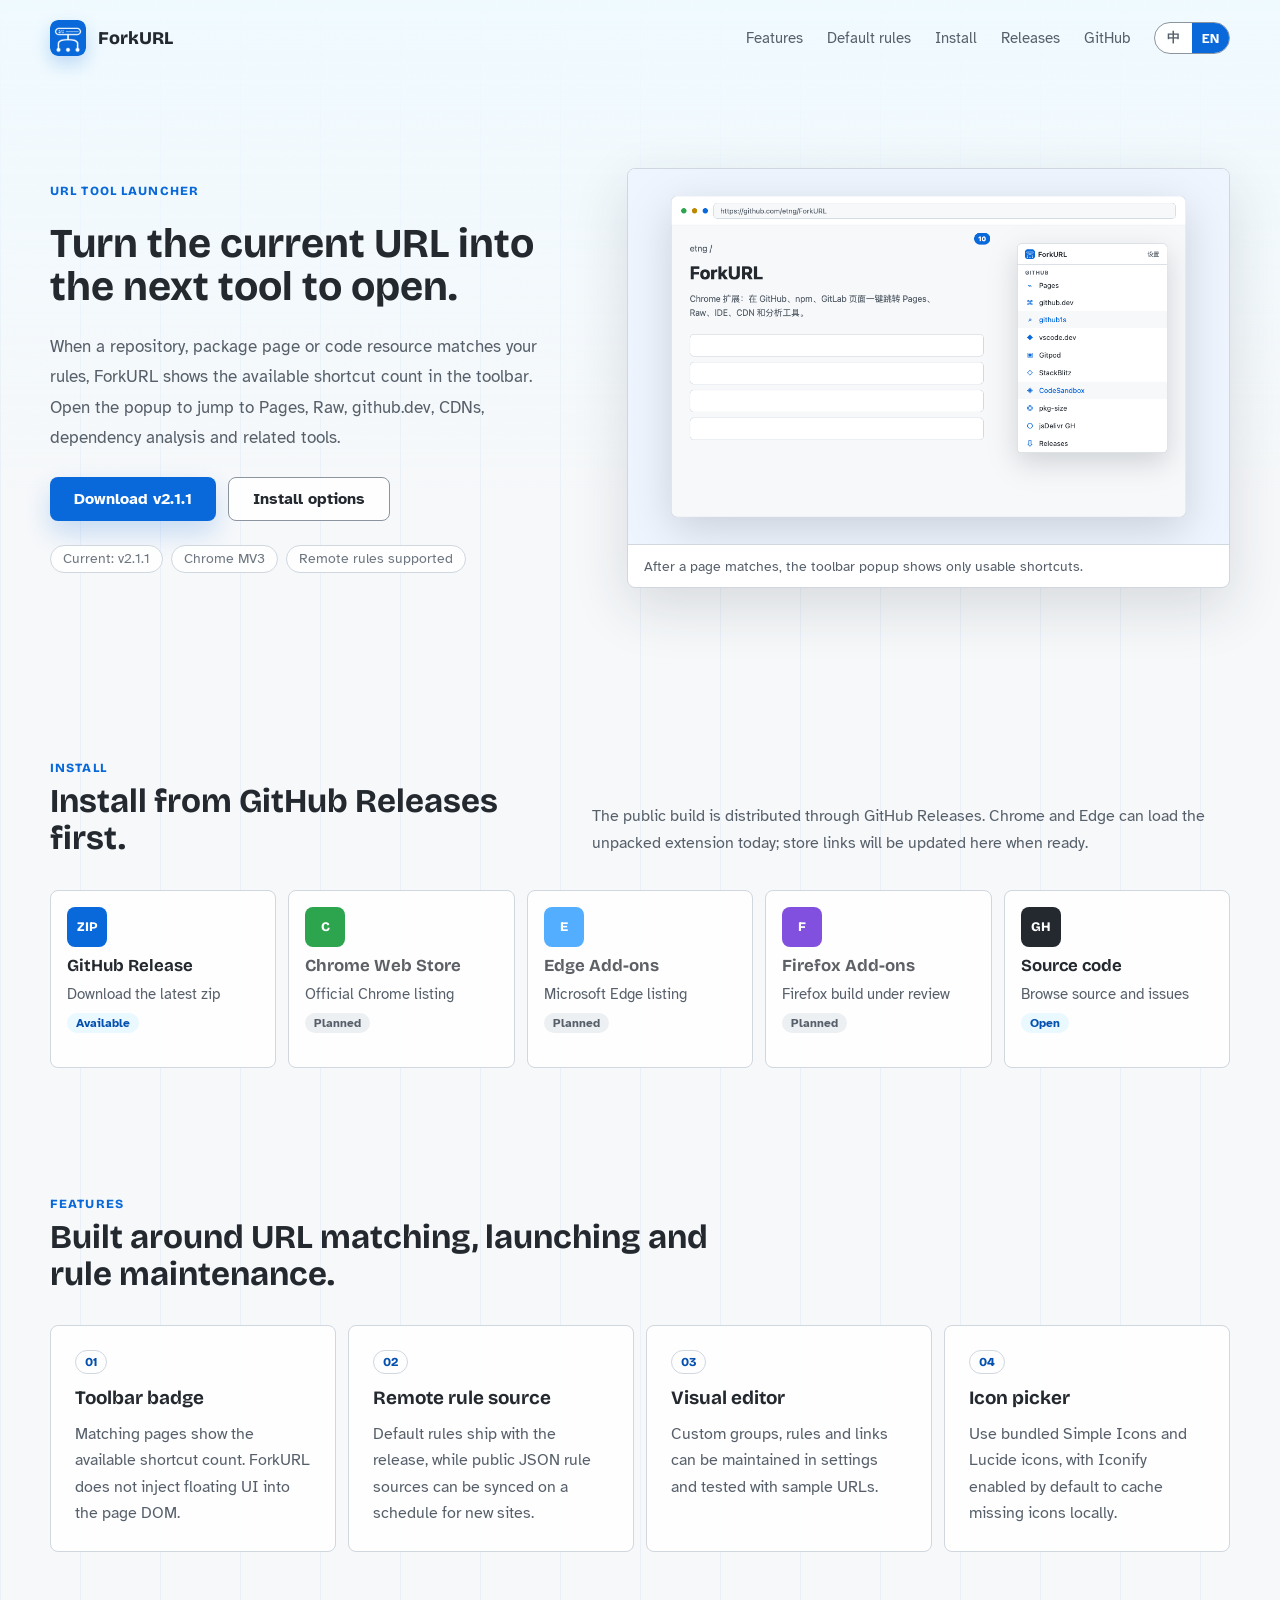
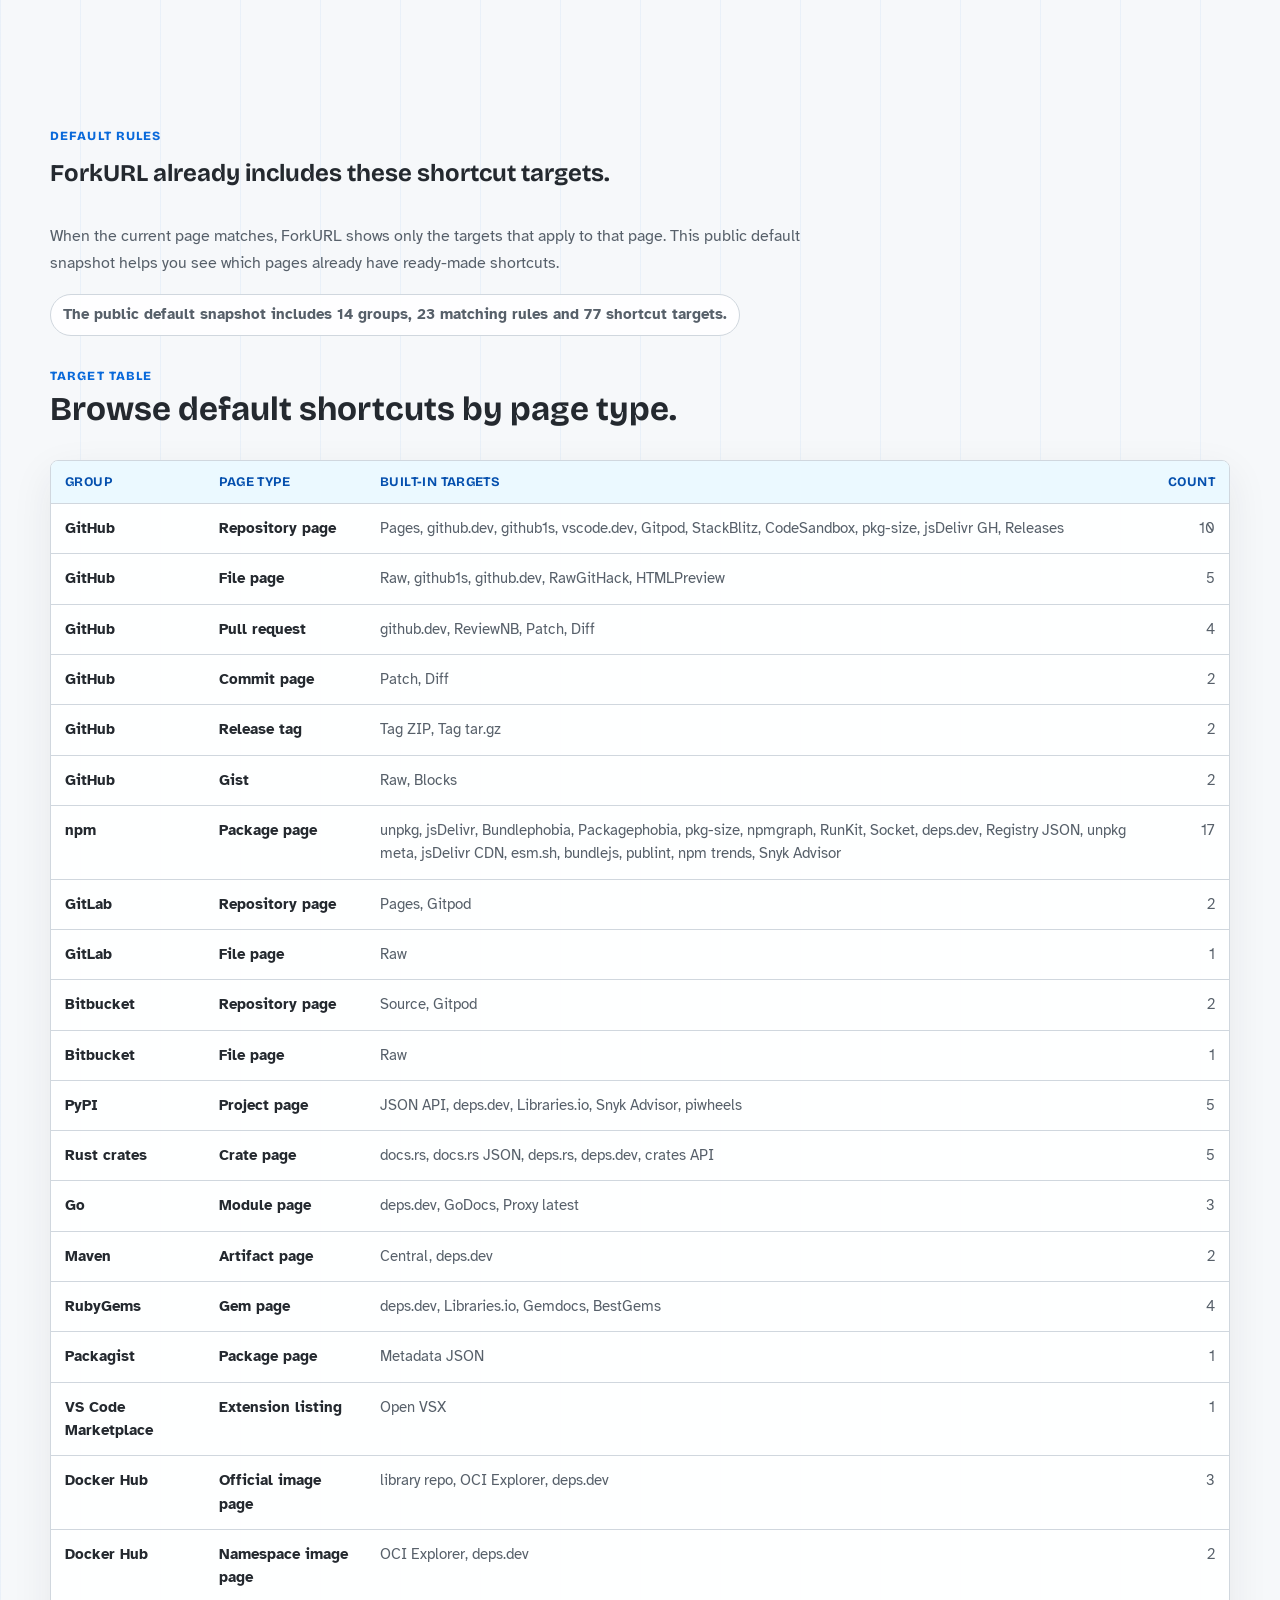
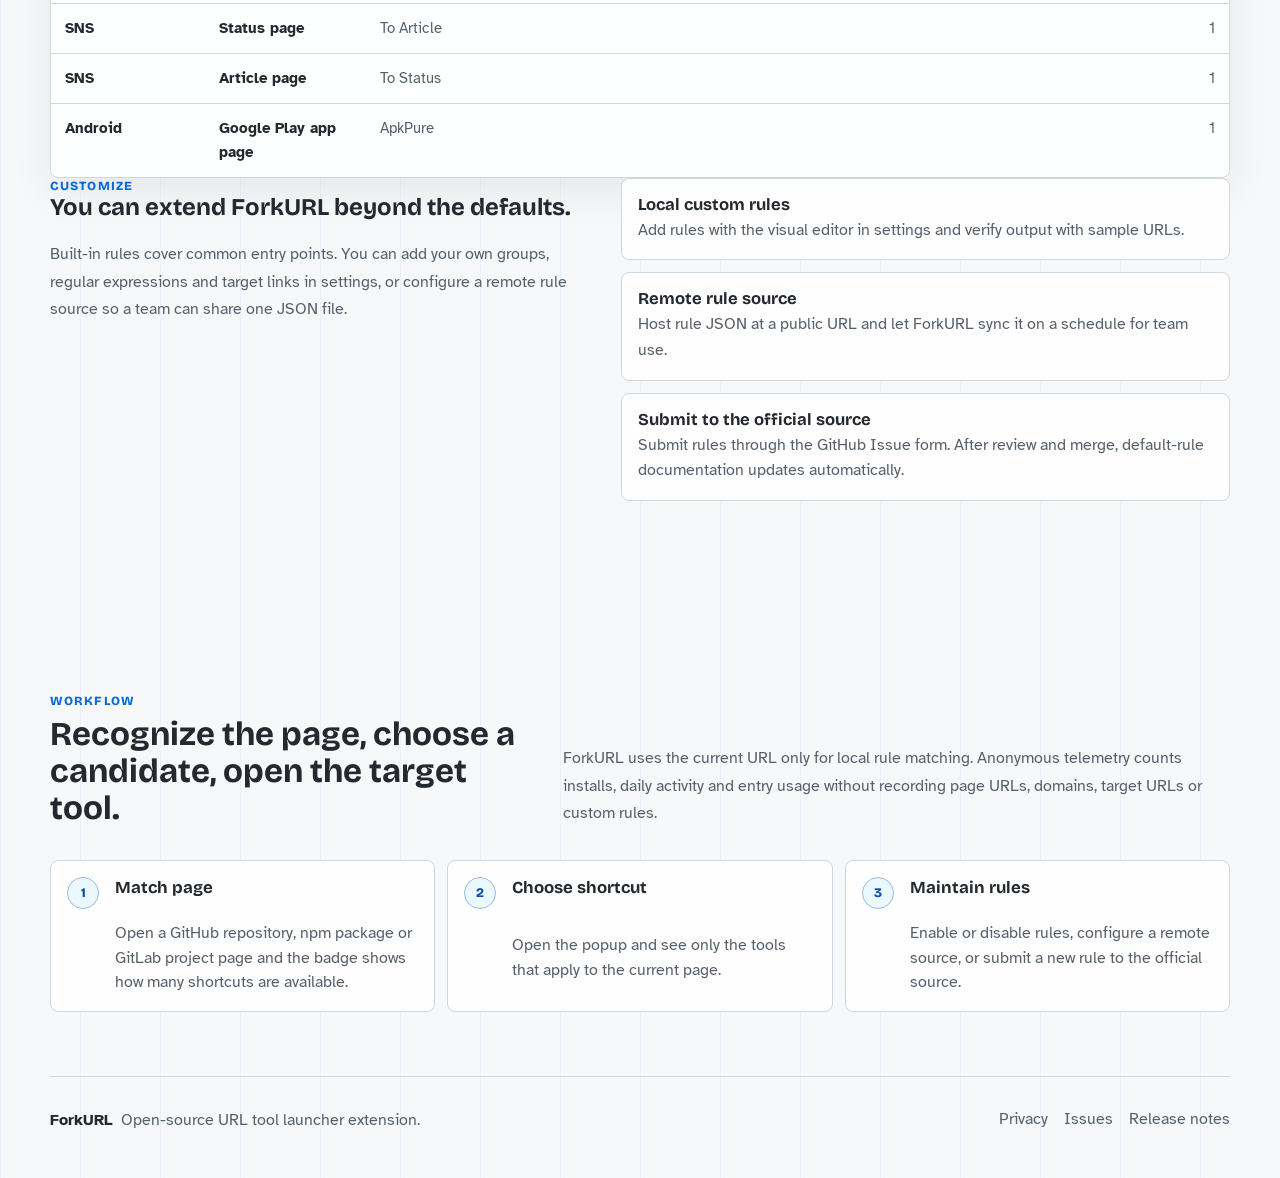
<file: site/index.html>
<!doctype html>
<html lang="zh-CN">
	<head>
		<meta charset="utf-8" />
		<meta name="viewport" content="width=device-width, initial-scale=1" />
		<title data-i18n="home.title">ForkURL - 开源 URL 工具跳转扩展</title>
		<meta
			name="description"
			content="ForkURL 是一个浏览器扩展，可在 GitHub、npm、GitLab 等页面把当前 URL 匹配为 Pages、Raw、IDE、CDN 等下一步工具入口。"
			data-i18n-attr="content:home.metaDescription"
		/>
		<link rel="preconnect" href="https://fonts.googleapis.com" />
		<link rel="preconnect" href="https://fonts.gstatic.com" crossorigin />
		<link href="https://fonts.googleapis.com/css2?family=Bricolage+Grotesque:wght@500;600;700;800&family=Atkinson+Hyperlegible:wght@400;700&display=swap" rel="stylesheet" />
		<link rel="icon" href="assets/favicon.png" />
		<link rel="stylesheet" href="styles.css" />
	</head>
	<body>
		<header class="site-header">
			<a class="brand" href="index.html">
				<img class="brand-mark" src="assets/favicon.png" alt="" />
				<span>ForkURL</span>
			</a>
			<div class="header-actions">
				<nav class="site-nav" aria-label="主导航" data-i18n-attr="aria-label:nav.primaryLabel">
					<a href="#features" data-i18n="nav.features">功能</a>
					<a href="#rules" data-i18n="nav.rules">默认规则</a>
					<a href="#install" data-i18n="nav.install">安装</a>
					<a href="https://github.com/etng/ForkURL/releases" data-i18n="nav.releases">版本</a>
					<a href="https://github.com/etng/ForkURL">GitHub</a>
				</nav>
				<div class="language-switch" aria-label="语言" data-i18n-attr="aria-label:language.label">
					<button type="button" data-lang-option="zh" aria-pressed="true">中</button>
					<button type="button" data-lang-option="en" aria-pressed="false">EN</button>
				</div>
			</div>
		</header>

		<main>
			<section class="hero">
				<div class="hero-copy">
					<p class="eyebrow" data-i18n="home.hero.eyebrow">URL 工具跳转扩展</p>
					<h1 data-i18n="home.hero.title">把当前 URL 变成下一步工具入口。</h1>
					<p class="hero-summary" data-i18n="home.hero.summary">
						打开仓库、包页面或代码资源时，ForkURL 会在工具栏显示可用跳转数量。点开图标即可前往 Pages、Raw、github.dev、CDN、依赖分析等相关工具。
					</p>
					<div class="hero-actions">
						<a class="primary-link" href="https://github.com/etng/ForkURL/releases" data-i18n="home.hero.download">下载 v2.1.1</a>
						<a class="secondary-link" href="#install" data-i18n="home.hero.installOptions">查看安装方式</a>
					</div>
					<div class="release-note" aria-label="当前版本信息" data-i18n-attr="aria-label:home.hero.releaseLabel">
						<span data-i18n="home.hero.current">当前版本：v2.1.1</span>
						<span>Chrome MV3</span>
						<span data-i18n="home.hero.remoteRules">支持远程规则</span>
					</div>
				</div>
				<figure class="product-shot">
					<img
						src="assets/forkurl-popup.png"
						alt="ForkURL 弹窗展示 GitHub 仓库页面可用的 Pages、在线 IDE、沙箱、CDN 和发布入口。"
						data-i18n-attr="alt:home.product.alt"
					/>
					<figcaption data-i18n="home.product.caption">匹配当前页面后，工具栏弹窗只展示可用跳转。</figcaption>
				</figure>
			</section>

			<section class="install-section" id="install">
				<div class="section-heading">
					<div>
						<p class="eyebrow" data-i18n="home.install.eyebrow">安装</p>
						<h2 data-i18n="home.install.title">先从 GitHub 发布包安装。</h2>
					</div>
					<p class="section-summary" data-i18n="home.install.summary">
						当前公开版本通过 GitHub Releases 分发。Chrome 和 Edge 可加载解压后的扩展目录；商店入口准备好后会在这里更新。
					</p>
				</div>
				<div class="install-grid" aria-label="安装渠道" data-i18n-attr="aria-label:home.install.gridLabel">
					<a class="install-card available" href="https://github.com/etng/ForkURL/releases">
						<span class="store-icon release">ZIP</span>
						<strong data-i18n="home.install.release.title">GitHub 发布包</strong>
						<span data-i18n="home.install.release.description">下载最新 zip 包</span>
						<em data-i18n="home.badges.available">可用</em>
					</a>
					<a class="install-card planned" href="https://chromewebstore.google.com/" aria-disabled="true">
						<span class="store-icon chrome">C</span>
						<strong data-i18n="home.install.chrome.title">Chrome 应用商店</strong>
						<span data-i18n="home.install.chrome.description">Chrome 官方商店</span>
						<em data-i18n="home.badges.planned">规划中</em>
					</a>
					<a class="install-card planned" href="https://microsoftedge.microsoft.com/addons/" aria-disabled="true">
						<span class="store-icon edge">E</span>
						<strong data-i18n="home.install.edge.title">Edge 加载项</strong>
						<span data-i18n="home.install.edge.description">Microsoft Edge 商店</span>
						<em data-i18n="home.badges.planned">规划中</em>
					</a>
					<a class="install-card planned" href="https://addons.mozilla.org/" aria-disabled="true">
						<span class="store-icon firefox">F</span>
						<strong data-i18n="home.install.firefox.title">Firefox 扩展</strong>
						<span data-i18n="home.install.firefox.description">Firefox 版本评估中</span>
						<em data-i18n="home.badges.planned">规划中</em>
					</a>
					<a class="install-card" href="https://github.com/etng/ForkURL">
						<span class="store-icon source">GH</span>
						<strong data-i18n="home.install.source.title">源代码</strong>
						<span data-i18n="home.install.source.description">查看源码和问题反馈</span>
						<em data-i18n="home.badges.open">打开</em>
					</a>
				</div>
			</section>

			<section class="feature-section" id="features">
				<div class="section-heading compact">
					<div>
						<p class="eyebrow" data-i18n="home.features.eyebrow">功能</p>
						<h2 data-i18n="home.features.title">围绕 URL 匹配、跳转和规则维护设计。</h2>
					</div>
				</div>
				<div class="feature-grid">
					<article class="feature-card">
						<span>01</span>
						<h3 data-i18n="home.features.badge.title">工具栏徽标</h3>
						<p data-i18n="home.features.badge.description">匹配页面时显示可用跳转数量。不向页面注入浮层，页面 DOM 保持干净。</p>
					</article>
					<article class="feature-card">
						<span>02</span>
						<h3 data-i18n="home.features.rules.title">远程规则源</h3>
						<p data-i18n="home.features.rules.description">默认规则可随版本打包，也可从公开 JSON 地址定时同步，适合快速补充新站点。</p>
					</article>
					<article class="feature-card">
						<span>03</span>
						<h3 data-i18n="home.features.editor.title">可视化编辑器</h3>
						<p data-i18n="home.features.editor.description">自定义组、规则和链接都能在设置页维护，并可用示例 URL 验证生成结果。</p>
					</article>
					<article class="feature-card">
						<span>04</span>
						<h3 data-i18n="home.features.icons.title">图标选择器</h3>
						<p data-i18n="home.features.icons.description">内置 Simple Icons 与 Lucide 图标，默认启用 Iconify 缓存缺失图标，也可在线搜索并缓存到本地。</p>
					</article>
				</div>
			</section>

<!-- DEFAULT_RULES_SECTION_START -->
			<section class="rules-section" id="rules">
				<div class="rules-intro">
					<p class="eyebrow" data-i18n="rules.eyebrow">默认规则</p>
					<h2 data-i18n="rules.heading">ForkURL 已内置这些跳转目标。</h2>
					<p data-i18n="rules.intro">
						打开匹配页面时，ForkURL 会只展示当前页面可用的目标。下面是公开默认规则快照，帮助你快速判断哪些页面已经有现成入口。
					</p>
					<p class="rules-count" data-rules-lang="zh">当前公开默认规则包含 14 个规则组、23 条页面匹配规则、77 个跳转目标。</p>
					<p class="rules-count" data-rules-lang="en">The public default snapshot includes 14 groups, 23 matching rules and 77 shortcut targets.</p>
				</div>

				<div class="rules-table-block" aria-labelledby="rules-table-title">
					<div class="section-heading compact">
						<div>
							<p class="eyebrow" data-i18n="rules.table.eyebrow">目标表</p>
							<h2 id="rules-table-title" data-i18n="rules.table.heading">按页面类型查看默认跳转。</h2>
						</div>
					</div>
					<div class="language-panel" data-rules-lang="zh">
						<div class="rules-table-wrap">
							<table class="rules-table">
								<thead>
									<tr>
										<th>规则组</th>
										<th>匹配页面</th>
										<th>默认跳转目标</th>
										<th>数量</th>
									</tr>
								</thead>
								<tbody>
								<tr>
									<td data-label="规则组">GitHub</td>
									<td data-label="匹配页面">GitHub 仓库主页</td>
									<td data-label="默认跳转目标">Pages, github.dev, github1s, vscode.dev, Gitpod, StackBlitz, CodeSandbox, pkg-size, jsDelivr GH, Releases</td>
									<td data-label="数量">10</td>
								</tr>
								<tr>
									<td data-label="规则组">GitHub</td>
									<td data-label="匹配页面">GitHub 文件 (blob)</td>
									<td data-label="默认跳转目标">Raw, github1s, github.dev, RawGitHack, HTMLPreview</td>
									<td data-label="数量">5</td>
								</tr>
								<tr>
									<td data-label="规则组">GitHub</td>
									<td data-label="匹配页面">GitHub Pull Request</td>
									<td data-label="默认跳转目标">github.dev, ReviewNB, Patch, Diff</td>
									<td data-label="数量">4</td>
								</tr>
								<tr>
									<td data-label="规则组">GitHub</td>
									<td data-label="匹配页面">GitHub Commit</td>
									<td data-label="默认跳转目标">Patch, Diff</td>
									<td data-label="数量">2</td>
								</tr>
								<tr>
									<td data-label="规则组">GitHub</td>
									<td data-label="匹配页面">GitHub Release Tag</td>
									<td data-label="默认跳转目标">Tag ZIP, Tag tar.gz</td>
									<td data-label="数量">2</td>
								</tr>
								<tr>
									<td data-label="规则组">GitHub</td>
									<td data-label="匹配页面">GitHub Gist</td>
									<td data-label="默认跳转目标">Raw, Blocks</td>
									<td data-label="数量">2</td>
								</tr>
								<tr>
									<td data-label="规则组">npm</td>
									<td data-label="匹配页面">npm 包页面</td>
									<td data-label="默认跳转目标">unpkg, jsDelivr, Bundlephobia, Packagephobia, pkg-size, npmgraph, RunKit, Socket, deps.dev, Registry JSON, unpkg meta, jsDelivr CDN, esm.sh, bundlejs, publint, npm trends, Snyk Advisor</td>
									<td data-label="数量">17</td>
								</tr>
								<tr>
									<td data-label="规则组">GitLab</td>
									<td data-label="匹配页面">GitLab 仓库</td>
									<td data-label="默认跳转目标">Pages, Gitpod</td>
									<td data-label="数量">2</td>
								</tr>
								<tr>
									<td data-label="规则组">GitLab</td>
									<td data-label="匹配页面">GitLab 文件 (blob)</td>
									<td data-label="默认跳转目标">Raw</td>
									<td data-label="数量">1</td>
								</tr>
								<tr>
									<td data-label="规则组">Bitbucket</td>
									<td data-label="匹配页面">Bitbucket 仓库</td>
									<td data-label="默认跳转目标">Source, Gitpod</td>
									<td data-label="数量">2</td>
								</tr>
								<tr>
									<td data-label="规则组">Bitbucket</td>
									<td data-label="匹配页面">Bitbucket 文件</td>
									<td data-label="默认跳转目标">Raw</td>
									<td data-label="数量">1</td>
								</tr>
								<tr>
									<td data-label="规则组">PyPI</td>
									<td data-label="匹配页面">PyPI 项目页</td>
									<td data-label="默认跳转目标">JSON API, deps.dev, Libraries.io, Snyk Advisor, piwheels</td>
									<td data-label="数量">5</td>
								</tr>
								<tr>
									<td data-label="规则组">Rust crates</td>
									<td data-label="匹配页面">crates.io 包页面</td>
									<td data-label="默认跳转目标">docs.rs, docs.rs JSON, deps.rs, deps.dev, crates API</td>
									<td data-label="数量">5</td>
								</tr>
								<tr>
									<td data-label="规则组">Go</td>
									<td data-label="匹配页面">pkg.go.dev 模块页</td>
									<td data-label="默认跳转目标">deps.dev, GoDocs, Proxy latest</td>
									<td data-label="数量">3</td>
								</tr>
								<tr>
									<td data-label="规则组">Maven</td>
									<td data-label="匹配页面">Maven Central Artifact</td>
									<td data-label="默认跳转目标">Central, deps.dev</td>
									<td data-label="数量">2</td>
								</tr>
								<tr>
									<td data-label="规则组">RubyGems</td>
									<td data-label="匹配页面">RubyGems 包页面</td>
									<td data-label="默认跳转目标">deps.dev, Libraries.io, Gemdocs, BestGems</td>
									<td data-label="数量">4</td>
								</tr>
								<tr>
									<td data-label="规则组">Packagist</td>
									<td data-label="匹配页面">Packagist 包页面</td>
									<td data-label="默认跳转目标">Metadata JSON</td>
									<td data-label="数量">1</td>
								</tr>
								<tr>
									<td data-label="规则组">VS Code Marketplace</td>
									<td data-label="匹配页面">VS Code 扩展</td>
									<td data-label="默认跳转目标">Open VSX</td>
									<td data-label="数量">1</td>
								</tr>
								<tr>
									<td data-label="规则组">Docker Hub</td>
									<td data-label="匹配页面">Docker 官方镜像</td>
									<td data-label="默认跳转目标">library repo, OCI Explorer, deps.dev</td>
									<td data-label="数量">3</td>
								</tr>
								<tr>
									<td data-label="规则组">Docker Hub</td>
									<td data-label="匹配页面">Docker 命名空间镜像</td>
									<td data-label="默认跳转目标">OCI Explorer, deps.dev</td>
									<td data-label="数量">2</td>
								</tr>
								<tr>
									<td data-label="规则组">SNS</td>
									<td data-label="匹配页面">status page</td>
									<td data-label="默认跳转目标">To Article</td>
									<td data-label="数量">1</td>
								</tr>
								<tr>
									<td data-label="规则组">SNS</td>
									<td data-label="匹配页面">article page</td>
									<td data-label="默认跳转目标">To Status</td>
									<td data-label="数量">1</td>
								</tr>
								<tr>
									<td data-label="规则组">Android</td>
									<td data-label="匹配页面">GooglePlayApk</td>
									<td data-label="默认跳转目标">ApkPure</td>
									<td data-label="数量">1</td>
								</tr>
								</tbody>
							</table>
						</div>
					</div>
					<div class="language-panel" data-rules-lang="en">
						<div class="rules-table-wrap">
							<table class="rules-table">
								<thead>
									<tr>
										<th>Group</th>
										<th>Page type</th>
										<th>Built-in targets</th>
										<th>Count</th>
									</tr>
								</thead>
								<tbody>
								<tr>
									<td data-label="Group">GitHub</td>
									<td data-label="Page type">Repository page</td>
									<td data-label="Built-in targets">Pages, github.dev, github1s, vscode.dev, Gitpod, StackBlitz, CodeSandbox, pkg-size, jsDelivr GH, Releases</td>
									<td data-label="Count">10</td>
								</tr>
								<tr>
									<td data-label="Group">GitHub</td>
									<td data-label="Page type">File page</td>
									<td data-label="Built-in targets">Raw, github1s, github.dev, RawGitHack, HTMLPreview</td>
									<td data-label="Count">5</td>
								</tr>
								<tr>
									<td data-label="Group">GitHub</td>
									<td data-label="Page type">Pull request</td>
									<td data-label="Built-in targets">github.dev, ReviewNB, Patch, Diff</td>
									<td data-label="Count">4</td>
								</tr>
								<tr>
									<td data-label="Group">GitHub</td>
									<td data-label="Page type">Commit page</td>
									<td data-label="Built-in targets">Patch, Diff</td>
									<td data-label="Count">2</td>
								</tr>
								<tr>
									<td data-label="Group">GitHub</td>
									<td data-label="Page type">Release tag</td>
									<td data-label="Built-in targets">Tag ZIP, Tag tar.gz</td>
									<td data-label="Count">2</td>
								</tr>
								<tr>
									<td data-label="Group">GitHub</td>
									<td data-label="Page type">Gist</td>
									<td data-label="Built-in targets">Raw, Blocks</td>
									<td data-label="Count">2</td>
								</tr>
								<tr>
									<td data-label="Group">npm</td>
									<td data-label="Page type">Package page</td>
									<td data-label="Built-in targets">unpkg, jsDelivr, Bundlephobia, Packagephobia, pkg-size, npmgraph, RunKit, Socket, deps.dev, Registry JSON, unpkg meta, jsDelivr CDN, esm.sh, bundlejs, publint, npm trends, Snyk Advisor</td>
									<td data-label="Count">17</td>
								</tr>
								<tr>
									<td data-label="Group">GitLab</td>
									<td data-label="Page type">Repository page</td>
									<td data-label="Built-in targets">Pages, Gitpod</td>
									<td data-label="Count">2</td>
								</tr>
								<tr>
									<td data-label="Group">GitLab</td>
									<td data-label="Page type">File page</td>
									<td data-label="Built-in targets">Raw</td>
									<td data-label="Count">1</td>
								</tr>
								<tr>
									<td data-label="Group">Bitbucket</td>
									<td data-label="Page type">Repository page</td>
									<td data-label="Built-in targets">Source, Gitpod</td>
									<td data-label="Count">2</td>
								</tr>
								<tr>
									<td data-label="Group">Bitbucket</td>
									<td data-label="Page type">File page</td>
									<td data-label="Built-in targets">Raw</td>
									<td data-label="Count">1</td>
								</tr>
								<tr>
									<td data-label="Group">PyPI</td>
									<td data-label="Page type">Project page</td>
									<td data-label="Built-in targets">JSON API, deps.dev, Libraries.io, Snyk Advisor, piwheels</td>
									<td data-label="Count">5</td>
								</tr>
								<tr>
									<td data-label="Group">Rust crates</td>
									<td data-label="Page type">Crate page</td>
									<td data-label="Built-in targets">docs.rs, docs.rs JSON, deps.rs, deps.dev, crates API</td>
									<td data-label="Count">5</td>
								</tr>
								<tr>
									<td data-label="Group">Go</td>
									<td data-label="Page type">Module page</td>
									<td data-label="Built-in targets">deps.dev, GoDocs, Proxy latest</td>
									<td data-label="Count">3</td>
								</tr>
								<tr>
									<td data-label="Group">Maven</td>
									<td data-label="Page type">Artifact page</td>
									<td data-label="Built-in targets">Central, deps.dev</td>
									<td data-label="Count">2</td>
								</tr>
								<tr>
									<td data-label="Group">RubyGems</td>
									<td data-label="Page type">Gem page</td>
									<td data-label="Built-in targets">deps.dev, Libraries.io, Gemdocs, BestGems</td>
									<td data-label="Count">4</td>
								</tr>
								<tr>
									<td data-label="Group">Packagist</td>
									<td data-label="Page type">Package page</td>
									<td data-label="Built-in targets">Metadata JSON</td>
									<td data-label="Count">1</td>
								</tr>
								<tr>
									<td data-label="Group">VS Code Marketplace</td>
									<td data-label="Page type">Extension listing</td>
									<td data-label="Built-in targets">Open VSX</td>
									<td data-label="Count">1</td>
								</tr>
								<tr>
									<td data-label="Group">Docker Hub</td>
									<td data-label="Page type">Official image page</td>
									<td data-label="Built-in targets">library repo, OCI Explorer, deps.dev</td>
									<td data-label="Count">3</td>
								</tr>
								<tr>
									<td data-label="Group">Docker Hub</td>
									<td data-label="Page type">Namespace image page</td>
									<td data-label="Built-in targets">OCI Explorer, deps.dev</td>
									<td data-label="Count">2</td>
								</tr>
								<tr>
									<td data-label="Group">SNS</td>
									<td data-label="Page type">Status page</td>
									<td data-label="Built-in targets">To Article</td>
									<td data-label="Count">1</td>
								</tr>
								<tr>
									<td data-label="Group">SNS</td>
									<td data-label="Page type">Article page</td>
									<td data-label="Built-in targets">To Status</td>
									<td data-label="Count">1</td>
								</tr>
								<tr>
									<td data-label="Group">Android</td>
									<td data-label="Page type">Google Play app page</td>
									<td data-label="Built-in targets">ApkPure</td>
									<td data-label="Count">1</td>
								</tr>
								</tbody>
							</table>
						</div>
					</div>
				</div>

				<div class="rules-custom-section">
					<div class="rules-custom-copy">
						<p class="eyebrow" data-i18n="rules.custom.eyebrow">自定义</p>
						<h2 data-i18n="rules.custom.heading">默认规则之外，你可以继续扩展。</h2>
						<p data-i18n="rules.custom.summary">
							内置规则只是常用入口。你可以在扩展设置页新增自己的组、正则和跳转链接，也可以配置远程规则源，让团队共享同一份规则 JSON。
						</p>
					</div>
					<ul class="rules-custom-list">
						<li>
							<strong data-i18n="rules.custom.local.title">本地自定义</strong>
							<span data-i18n="rules.custom.local.description">用设置页的可视化编辑器添加规则，并用示例 URL 验证生成结果。</span>
						</li>
						<li>
							<strong data-i18n="rules.custom.remote.title">远程规则源</strong>
							<span data-i18n="rules.custom.remote.description">把规则 JSON 放在公开地址，ForkURL 可定时同步，适合团队维护。</span>
						</li>
						<li>
							<strong data-i18n="rules.custom.submit.title">提交到官方源</strong>
							<span data-i18n="rules.custom.submit.description">通过 GitHub Issue 表单提交规则，审核合并后会自动更新默认规则文档。</span>
						</li>
					</ul>
				</div>
			</section>
<!-- DEFAULT_RULES_SECTION_END -->
			<section class="workflow-section">
				<div class="workflow-copy">
					<div>
						<p class="eyebrow" data-i18n="home.workflow.eyebrow">使用流程</p>
						<h2 data-i18n="home.workflow.title">识别页面，展开候选项，再打开目标工具。</h2>
					</div>
					<p data-i18n="home.workflow.summary">
						ForkURL 只把当前 URL 用于本地规则匹配。匿名遥测只统计安装、每日活跃和入口使用，不记录页面 URL、域名、跳转目标或自定义规则。
					</p>
				</div>
				<ol class="workflow-list">
					<li>
						<strong data-i18n="home.workflow.match.title">匹配当前页</strong>
						<span data-i18n="home.workflow.match.description">打开 GitHub 仓库、npm 包或 GitLab 项目等页面后，徽标显示可用跳转数量。</span>
					</li>
					<li>
						<strong data-i18n="home.workflow.choose.title">选择跳转</strong>
						<span data-i18n="home.workflow.choose.description">点开弹窗，只看到当前页面能用的工具入口。</span>
					</li>
					<li>
						<strong data-i18n="home.workflow.tune.title">维护规则</strong>
						<span data-i18n="home.workflow.tune.description">在设置页启停规则、配置远程源，或提交新规则到官方源。</span>
					</li>
				</ol>
			</section>
		</main>

		<footer class="site-footer">
			<div>
				<strong>ForkURL</strong>
				<span data-i18n="footer.tagline">开源 URL 工具跳转扩展。</span>
			</div>
			<nav aria-label="页脚" data-i18n-attr="aria-label:footer.label">
				<a href="privacy.html" data-i18n="footer.privacy">隐私</a>
				<a href="https://github.com/etng/ForkURL/issues/new/choose" data-i18n="footer.issues">问题反馈</a>
				<a href="https://github.com/etng/ForkURL/releases" data-i18n="footer.releases">版本记录</a>
			</nav>
		</footer>
		<script src="i18n.js"></script>
	</body>
</html>
</file>
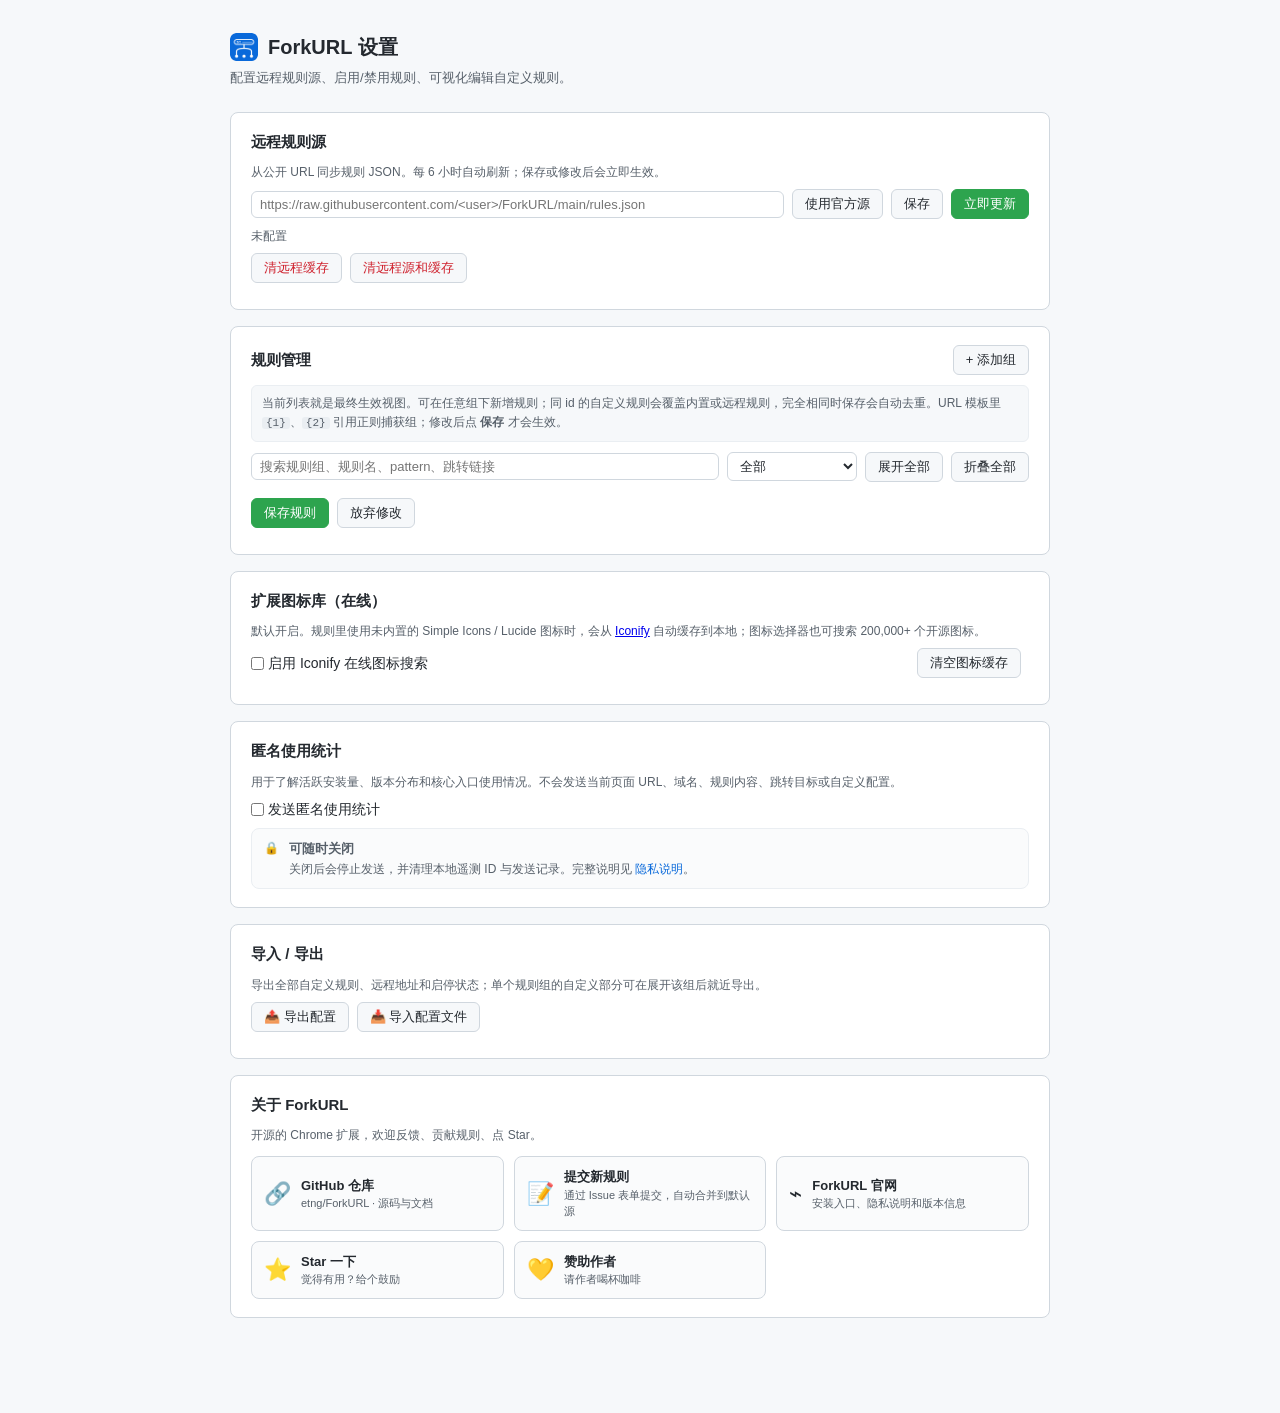
<file: options.html>
<!DOCTYPE html>
<html lang="zh">
<head>
<meta charset="UTF-8">
<title>ForkURL · 设置</title>
<style>
  * { box-sizing: border-box; margin: 0; padding: 0; }
  body {
    font-family: -apple-system, BlinkMacSystemFont, 'Segoe UI', sans-serif;
    background: #f6f8fa;
    color: #24292f;
    padding: 32px 16px 80px;
    font-size: 14px;
    line-height: 1.5;
  }
  .wrap { max-width: 820px; margin: 0 auto; }
  h1 { font-size: 20px; margin-bottom: 6px; display: flex; align-items: center; gap: 10px; }
  .brand-icon { width: 28px; height: 28px; border-radius: 6px; }
  .sub { color: #57606a; margin-bottom: 24px; font-size: 13px; }
  .card {
    background: #fff;
    border: 1px solid #d0d7de;
    border-radius: 8px;
    padding: 18px 20px;
    margin-bottom: 16px;
  }
  .card h2 { font-size: 15px; margin-bottom: 10px; display: flex; align-items: center; gap: 8px; }
  .card h2 .actions { margin-left: auto; display: flex; gap: 6px; }
  .row { display: flex; gap: 8px; align-items: center; margin-bottom: 8px; flex-wrap: wrap; }
  .rule-toolbar {
    display: grid;
    grid-template-columns: minmax(220px, 1fr) 130px auto auto;
    gap: 8px;
    align-items: center;
    margin-bottom: 8px;
  }
  .rule-toolbar .meta { grid-column: 1 / -1; }
  input[type=text], input[type=url], textarea, select {
    flex: 1;
    padding: 5px 8px;
    border: 1px solid #d0d7de;
    border-radius: 6px;
    font-size: 13px;
    font-family: inherit;
    background: #fff;
    color: #24292f;
    min-width: 0;
  }
  input:disabled {
    color: #57606a;
    background: #f6f8fa;
    cursor: not-allowed;
  }
  textarea { font-family: ui-monospace, SFMono-Regular, Menlo, monospace; font-size: 12px; min-height: 56px; resize: vertical; }
  button {
    padding: 5px 12px;
    border: 1px solid #d0d7de;
    background: #f6f8fa;
    border-radius: 6px;
    cursor: pointer;
    font-size: 13px;
    color: #24292f;
    white-space: nowrap;
  }
  button:hover { background: #eef0f2; }
  button.primary { background: #2da44e; border-color: #2da44e; color: white; }
  button.primary:hover { background: #2c974b; }
  button.subtle { background: transparent; border-color: transparent; color: #57606a; padding: 2px 6px; }
  button.subtle:hover { background: #eef0f2; color: #24292f; }
  button.danger { color: #cf222e; }
  button.danger:hover { background: #ffebe9; }
  .meta { font-size: 12px; color: #57606a; }
  .meta.error { color: #cf222e; }
  .meta.ok { color: #1a7f37; }

  details.group {
    border: 1px solid #d0d7de;
    border-radius: 6px;
    margin-bottom: 8px;
    background: #fff;
  }
  details.group > summary {
    padding: 8px 12px;
    cursor: pointer;
    font-weight: 600;
    list-style: none;
    display: flex;
    align-items: center;
    gap: 8px;
  }
  details.group > summary::-webkit-details-marker { display: none; }
  details.group > summary::before {
    content: '▸';
    font-size: 10px;
    color: #57606a;
    transition: transform .15s ease;
  }
  details.group[open] > summary::before { transform: rotate(90deg); }
  .group-summary-main {
    display: flex;
    align-items: center;
    gap: 6px;
    flex: 1;
    min-width: 0;
  }
  .group-summary-name,
  .group-summary-id {
    min-width: 0;
    overflow: hidden;
    text-overflow: ellipsis;
    white-space: nowrap;
  }
  .group-summary-name { flex-shrink: 0; max-width: 45%; }
  .group-summary-id { flex: 1; }
  .group-body { padding: 6px 12px 12px 28px; border-top: 1px solid #eaeef2; }
  .group-tools {
    display: flex;
    align-items: center;
    gap: 6px;
    flex-wrap: wrap;
    padding-bottom: 8px;
    margin-bottom: 2px;
  }
  .group-tools .group-title-editor {
    flex: 1 1 280px;
  }
  .rule-actions {
    display: inline-flex;
    gap: 4px;
    white-space: nowrap;
  }
  .rule { padding: 8px 0; border-bottom: 1px dashed #eaeef2; }
  .rule:last-child { border-bottom: none; }
  .rule-head { display: flex; align-items: center; gap: 8px; margin-bottom: 4px; }
  .rule-main { flex: 1; min-width: 0; display: flex; align-items: center; gap: 8px; flex-wrap: wrap; }
  .rule-name { font-weight: 600; font-size: 13px; }
  .rule-pat { font-family: ui-monospace, monospace; font-size: 11px; color: #57606a; }
  .links { padding-left: 18px; display: flex; flex-direction: column; gap: 2px; }
  .link-row { display: flex; align-items: center; gap: 6px; font-size: 12px; }
  .link-row .desc { color: #57606a; font-size: 11px; }
  label.cb { display: inline-flex; align-items: center; gap: 4px; cursor: pointer; }
  .badge {
    display: inline-block; padding: 1px 6px; border-radius: 10px;
    background: #ddf4ff; color: #0969da; font-size: 11px;
  }
  .source-badge {
    display: inline-flex; align-items: center; flex-shrink: 0;
    padding: 1px 7px; border-radius: 999px;
    border: 1px solid #d0d7de;
    background: #f6f8fa; color: #57606a;
    font-size: 11px; font-weight: 500;
  }
  .source-badge.custom { border-color: #bf8700; background: #fff8c5; color: #7d4e00; }
  .source-badge.modified { border-color: #2da44e; background: #dafbe1; color: #116329; }
  .source-badge.draft { border-color: #0969da; background: #ddf4ff; color: #0969da; }
  .group-title-editor { display: flex; gap: 6px; flex: 1; min-width: 0; }
  .group-title-editor .name-input { flex: 2; font-weight: 600; }
  .group-title-editor .id-input { flex: 1; font-family: ui-monospace, monospace; font-size: 12px; }

  /* Structured custom editor */
  .cgroup {
    border: 1px solid #d0d7de;
    border-radius: 8px;
    margin-bottom: 12px;
    background: #fafbfc;
  }
  .cgroup-head {
    display: flex; gap: 6px; align-items: center;
    padding: 8px 12px;
    border-bottom: 1px solid #eaeef2;
    background: #f6f8fa;
    border-radius: 8px 8px 0 0;
  }
  .cgroup-head input { background: #fff; }
  .cgroup-head .name-input { flex: 2; font-weight: 600; }
  .cgroup-head .id-input { flex: 1; font-family: ui-monospace, monospace; font-size: 12px; }
  .cgroup-body { padding: 8px 12px; }

  .crule {
    border: 1px solid #eaeef2;
    border-radius: 6px;
    padding: 8px 10px;
    margin-bottom: 8px;
    background: #fff;
  }
  .crule.focus-flash {
    border-color: #2da44e;
    box-shadow: 0 0 0 3px rgba(45,164,78,0.16);
  }
  .crule-head { display: flex; gap: 6px; align-items: center; margin-bottom: 6px; flex-wrap: wrap; }
  .rule-validator {
    margin-top: 8px; padding: 8px 10px;
    border: 1px dashed #d0d7de; border-radius: 6px;
    background: #f6f8fa;
  }
  .rule-validator a { color: #0969da; text-decoration: none; }
  .rule-validator a:hover { text-decoration: underline; }
  @media (prefers-color-scheme: dark) {
    .rule-validator { background: #0d1117; border-color: #30363d; }
    .rule-validator a { color: #58a6ff; }
  }
  .crule-head .name-input { flex: 2; font-weight: 600; }
  .crule-head .id-input { flex: 1; font-family: ui-monospace, monospace; font-size: 12px; }

  .field { display: flex; gap: 8px; align-items: flex-start; margin: 4px 0; }
  .field > label { width: 88px; padding-top: 4px; font-size: 12px; color: #57606a; flex-shrink: 0; }

  .clink {
    display: grid;
    grid-template-columns: 36px 110px 1fr 130px auto;
    gap: 6px;
    align-items: center;
    padding: 4px 0;
  }
  .clink input { padding: 4px 6px; font-size: 12px; }
  .clink .icon-input { text-align: center; }
  .clink .url-input { font-family: ui-monospace, monospace; }

  .empty-hint {
    padding: 16px;
    text-align: center;
    color: #57606a;
    font-size: 12px;
    border: 1px dashed #d0d7de;
    border-radius: 6px;
  }
  .help {
    font-size: 12px; color: #57606a; line-height: 1.6;
    background: #f6f8fa; border: 1px solid #eaeef2; border-radius: 6px;
    padding: 8px 10px; margin-bottom: 10px;
  }
  .help code { background: #eaeef2; padding: 0 4px; border-radius: 3px; font-size: 11px; }

  .cta-row {
    display: grid;
    grid-template-columns: repeat(auto-fit, minmax(200px, 1fr));
    gap: 10px;
  }
  .cta {
    display: flex; align-items: center; gap: 10px;
    padding: 10px 12px;
    border: 1px solid #d0d7de; border-radius: 8px;
    text-decoration: none; color: #24292f;
    background: #fafbfc;
    transition: border-color .15s, transform .1s;
  }
  .cta:hover { border-color: #0969da; transform: translateY(-1px); }
  .cta-icon { font-size: 22px; flex-shrink: 0; }
  .cta-text { display: flex; flex-direction: column; min-width: 0; }
  .cta-text strong { font-size: 13px; }
  .cta-text span { font-size: 11px; color: #57606a; }

  .privacy-note {
    display: flex;
    gap: 10px;
    align-items: flex-start;
    padding: 10px 12px;
    border: 1px solid #eaeef2;
    border-radius: 8px;
    background: #fafbfc;
  }
  .privacy-note strong {
    display: block;
    margin-bottom: 2px;
    font-size: 13px;
  }
  .privacy-note span {
    display: block;
    color: #57606a;
    font-size: 12px;
  }
  .privacy-note a {
    color: #0969da;
    text-decoration: none;
  }
  .privacy-note a:hover { text-decoration: underline; }

  .icon-btn {
    display: inline-flex; align-items: center; justify-content: center;
    width: 32px; height: 28px;
    border: 1px solid #d0d7de; border-radius: 6px;
    background: #fff; cursor: pointer; padding: 0;
    font-size: 16px; line-height: 1;
  }
  .icon-btn:hover { border-color: #0969da; }
  .icon-btn svg { width: 16px; height: 16px; }
  .preview-icon { display: inline-flex; align-items: center; justify-content: center; width: 18px; }
  .preview-icon svg { width: 14px; height: 14px; }

  /* Icon picker modal */
  .ip-modal { position: fixed; inset: 0; display: none; z-index: 9999; }
  .ip-modal.open { display: block; }
  .ip-backdrop { position: absolute; inset: 0; background: rgba(0,0,0,0.4); }
  .ip-dialog {
    position: absolute; top: 50%; left: 50%; transform: translate(-50%,-50%);
    width: min(640px, 92vw); max-height: 80vh;
    background: #fff; border-radius: 10px; padding: 16px;
    display: flex; flex-direction: column; gap: 10px;
    box-shadow: 0 20px 60px rgba(0,0,0,0.25);
  }
  .ip-head { display: flex; justify-content: space-between; align-items: center; }
  .ip-close { border: none; background: transparent; font-size: 22px; cursor: pointer; color: #57606a; }
  .ip-tabs { display: flex; gap: 4px; }
  .ip-tab {
    padding: 4px 10px; border: 1px solid #d0d7de; border-radius: 16px;
    background: #f6f8fa; cursor: pointer; font-size: 12px;
  }
  .ip-tab.active { background: #0969da; color: white; border-color: #0969da; }
  .ip-search {
    padding: 7px 10px; border: 1px solid #d0d7de; border-radius: 6px;
    font-size: 13px; width: 100%;
  }
  .ip-grid {
    display: grid; grid-template-columns: repeat(auto-fill, minmax(72px, 1fr));
    gap: 6px; overflow-y: auto; flex: 1; padding: 4px; min-height: 200px;
  }
  .ip-cell {
    display: flex; flex-direction: column; align-items: center; gap: 4px;
    padding: 8px 4px; border: 1px solid transparent; border-radius: 6px;
    background: transparent; cursor: pointer; font-size: 10px; color: #57606a;
  }
  .ip-cell:hover { background: #f6f8fa; border-color: #d0d7de; color: #0969da; }
  .ip-cell-icon {
    font-size: 22px; height: 26px;
    display: inline-flex; align-items: center; justify-content: center;
  }
  .ip-cell-icon svg { width: 22px; height: 22px; }
  .ip-cell-label {
    max-width: 100%; overflow: hidden; text-overflow: ellipsis; white-space: nowrap;
  }
  .ip-foot {
    display: flex; justify-content: space-between; font-size: 11px; color: #57606a;
    border-top: 1px solid #eaeef2; padding-top: 8px;
  }
  .ip-foot a { color: #0969da; text-decoration: none; }
  .ip-custom-ok.primary {
    background: #2da44e; border-color: #2da44e; color: white;
  }

  @media (prefers-color-scheme: dark) {
    body { background: #0d1117; color: #c9d1d9; }
    .card, details.group, input, textarea, select, button { background: #161b22; border-color: #30363d; color: #c9d1d9; }
    input:disabled { background: #0d1117; color: #8b949e; }
    button:hover { background: #21262d; }
    .group-body, .rule, .crule, .cgroup-head { border-color: #21262d; }
    .cgroup, .help { background: #0d1117; border-color: #30363d; }
    .cgroup-head { background: #161b22; }
    .crule { background: #161b22; }
    .meta, .desc, .rule-pat, summary::before, .field > label, .empty-hint, .help { color: #8b949e; }
    .source-badge { background: #0d1117; border-color: #30363d; color: #8b949e; }
    .source-badge.custom { background: #332600; border-color: #9a6700; color: #eac54f; }
    .source-badge.modified { background: #082b16; border-color: #238636; color: #7ee787; }
    .source-badge.draft { background: #0b2a45; border-color: #1f6feb; color: #79c0ff; }
    .help code { background: #21262d; }
    button.subtle:hover { background: #21262d; color: #c9d1d9; }
    .icon-btn { background: #161b22; border-color: #30363d; }
    .icon-btn:hover { border-color: #58a6ff; }
    .ip-dialog { background: #161b22; box-shadow: 0 20px 60px rgba(0,0,0,0.6); }
    .ip-tab { background: #0d1117; border-color: #30363d; color: #c9d1d9; }
    .ip-tab.active { background: #1f6feb; border-color: #1f6feb; }
    .ip-search { background: #0d1117; border-color: #30363d; color: #c9d1d9; }
    .ip-cell { color: #8b949e; }
    .ip-cell:hover { background: #21262d; border-color: #30363d; color: #58a6ff; }
    .ip-foot { border-top-color: #30363d; color: #8b949e; }
    .ip-foot a { color: #58a6ff; }
    .cta { background: #0d1117; border-color: #30363d; color: #c9d1d9; }
    .cta:hover { border-color: #58a6ff; }
    .cta-text span { color: #8b949e; }
    .privacy-note { background: #0d1117; border-color: #30363d; }
    .privacy-note span { color: #8b949e; }
    .privacy-note a { color: #58a6ff; }
  }
  @media (max-width: 640px) {
    .rule-toolbar { grid-template-columns: 1fr 1fr; }
    .rule-toolbar input { grid-column: 1 / -1; }
  }
</style>
</head>
<body>
<div class="wrap">
  <h1><img src="icons/icon128.png" alt="" class="brand-icon"> ForkURL 设置</h1>
  <p class="sub">配置远程规则源、启用/禁用规则、可视化编辑自定义规则。</p>

  <div class="card">
    <h2>远程规则源</h2>
    <p class="meta" style="margin-bottom:8px">从公开 URL 同步规则 JSON。每 6 小时自动刷新；保存或修改后会立即生效。</p>
    <div class="row">
      <input id="remote-url" type="url" placeholder="https://raw.githubusercontent.com/<user>/ForkURL/main/rules.json">
      <button id="use-default-source">使用官方源</button>
      <button id="save-url">保存</button>
      <button id="refresh-url" class="primary">立即更新</button>
    </div>
    <div class="row">
      <span id="remote-status" class="meta">未配置</span>
    </div>
    <div class="row">
      <button id="clear-remote-cache" class="danger">清远程缓存</button>
      <button id="disconnect-remote-source" class="danger">清远程源和缓存</button>
    </div>
  </div>

  <div class="card">
    <h2>
      规则管理
      <span class="actions">
        <button id="add-group">+ 添加组</button>
      </span>
    </h2>
    <div class="help">
      当前列表就是最终生效视图。可在任意组下新增规则；同 id 的自定义规则会覆盖内置或远程规则，完全相同时保存会自动去重。URL 模板里 <code>{1}</code>、<code>{2}</code> 引用正则捕获组；修改后点 <strong>保存</strong> 才会生效。
    </div>
    <div class="rule-toolbar">
      <input id="rule-search" type="text" placeholder="搜索规则组、规则名、pattern、跳转链接">
      <select id="rule-status-filter" aria-label="规则状态筛选">
        <option value="all">全部</option>
        <option value="custom">自定义</option>
        <option value="modified">已修改</option>
        <option value="disabled">已禁用</option>
      </select>
      <button id="expand-all-rules">展开全部</button>
      <button id="collapse-all-rules">折叠全部</button>
      <span id="rule-browser-status" class="meta"></span>
    </div>
    <div class="row">
      <button id="save-custom" class="primary">保存规则</button>
      <button id="reset-custom">放弃修改</button>
      <span id="custom-status" class="meta"></span>
    </div>
    <div id="rule-tree"></div>
  </div>

  <div class="card">
    <h2>扩展图标库（在线）</h2>
    <p class="meta" style="margin-bottom:8px">默认开启。规则里使用未内置的 Simple Icons / Lucide 图标时，会从 <a href="https://iconify.design" target="_blank">Iconify</a> 自动缓存到本地；图标选择器也可搜索 200,000+ 个开源图标。</p>
    <div class="row">
      <label class="cb"><input type="checkbox" id="ext-icons-toggle"> <span>启用 Iconify 在线图标搜索</span></label>
      <span style="flex:1"></span>
      <button id="clear-icon-cache">清空图标缓存</button>
      <span id="icon-cache-meta" class="meta"></span>
    </div>
  </div>

  <div class="card">
    <h2>匿名使用统计</h2>
    <p class="meta" style="margin-bottom:8px">用于了解活跃安装量、版本分布和核心入口使用情况。不会发送当前页面 URL、域名、规则内容、跳转目标或自定义配置。</p>
    <div class="row">
      <label class="cb"><input type="checkbox" id="telemetry-toggle"> <span>发送匿名使用统计</span></label>
      <span id="telemetry-status" class="meta"></span>
    </div>
    <div class="privacy-note">
      <span aria-hidden="true">🔒</span>
      <span>
        <strong>可随时关闭</strong>
        <span>关闭后会停止发送，并清理本地遥测 ID 与发送记录。完整说明见 <a href="https://forkurl.0o666.xyz/privacy.html" target="_blank" rel="noopener noreferrer">隐私说明</a>。</span>
      </span>
    </div>
  </div>

  <div class="card">
    <h2>导入 / 导出</h2>
    <p class="meta" style="margin-bottom:8px">导出全部自定义规则、远程地址和启停状态；单个规则组的自定义部分可在展开该组后就近导出。</p>
    <div class="row">
      <button id="export-btn">📤 导出配置</button>
      <button id="import-btn">📥 导入配置文件</button>
      <input id="import-file" type="file" accept="application/json" style="display:none">
      <span id="io-status" class="meta"></span>
    </div>
  </div>

  <div class="card cta-card">
    <h2>关于 ForkURL</h2>
    <p class="meta" style="margin-bottom:12px">开源的 Chrome 扩展，欢迎反馈、贡献规则、点 Star。</p>
    <div class="cta-row">
      <a class="cta" href="https://github.com/etng/ForkURL" target="_blank">
        <span class="cta-icon">🔗</span>
        <span class="cta-text"><strong>GitHub 仓库</strong><span>etng/ForkURL · 源码与文档</span></span>
      </a>
      <a class="cta" href="https://github.com/etng/ForkURL/issues/new?template=submit-rule.yml" target="_blank">
        <span class="cta-icon">📝</span>
        <span class="cta-text"><strong>提交新规则</strong><span>通过 Issue 表单提交，自动合并到默认源</span></span>
      </a>
      <a class="cta" href="https://forkurl.0o666.xyz/" target="_blank">
        <span class="cta-icon">⌁</span>
        <span class="cta-text"><strong>ForkURL 官网</strong><span>安装入口、隐私说明和版本信息</span></span>
      </a>
      <a class="cta" href="https://github.com/etng/ForkURL" target="_blank" id="star-cta">
        <span class="cta-icon">⭐</span>
        <span class="cta-text"><strong>Star 一下</strong><span>觉得有用？给个鼓励</span></span>
      </a>
      <a class="cta" href="https://github.com/sponsors/etng" target="_blank">
        <span class="cta-icon">💛</span>
        <span class="cta-text"><strong>赞助作者</strong><span>请作者喝杯咖啡</span></span>
      </a>
    </div>
  </div>
</div>
<script type="module" src="options.js"></script>
</body>
</html>
</file>
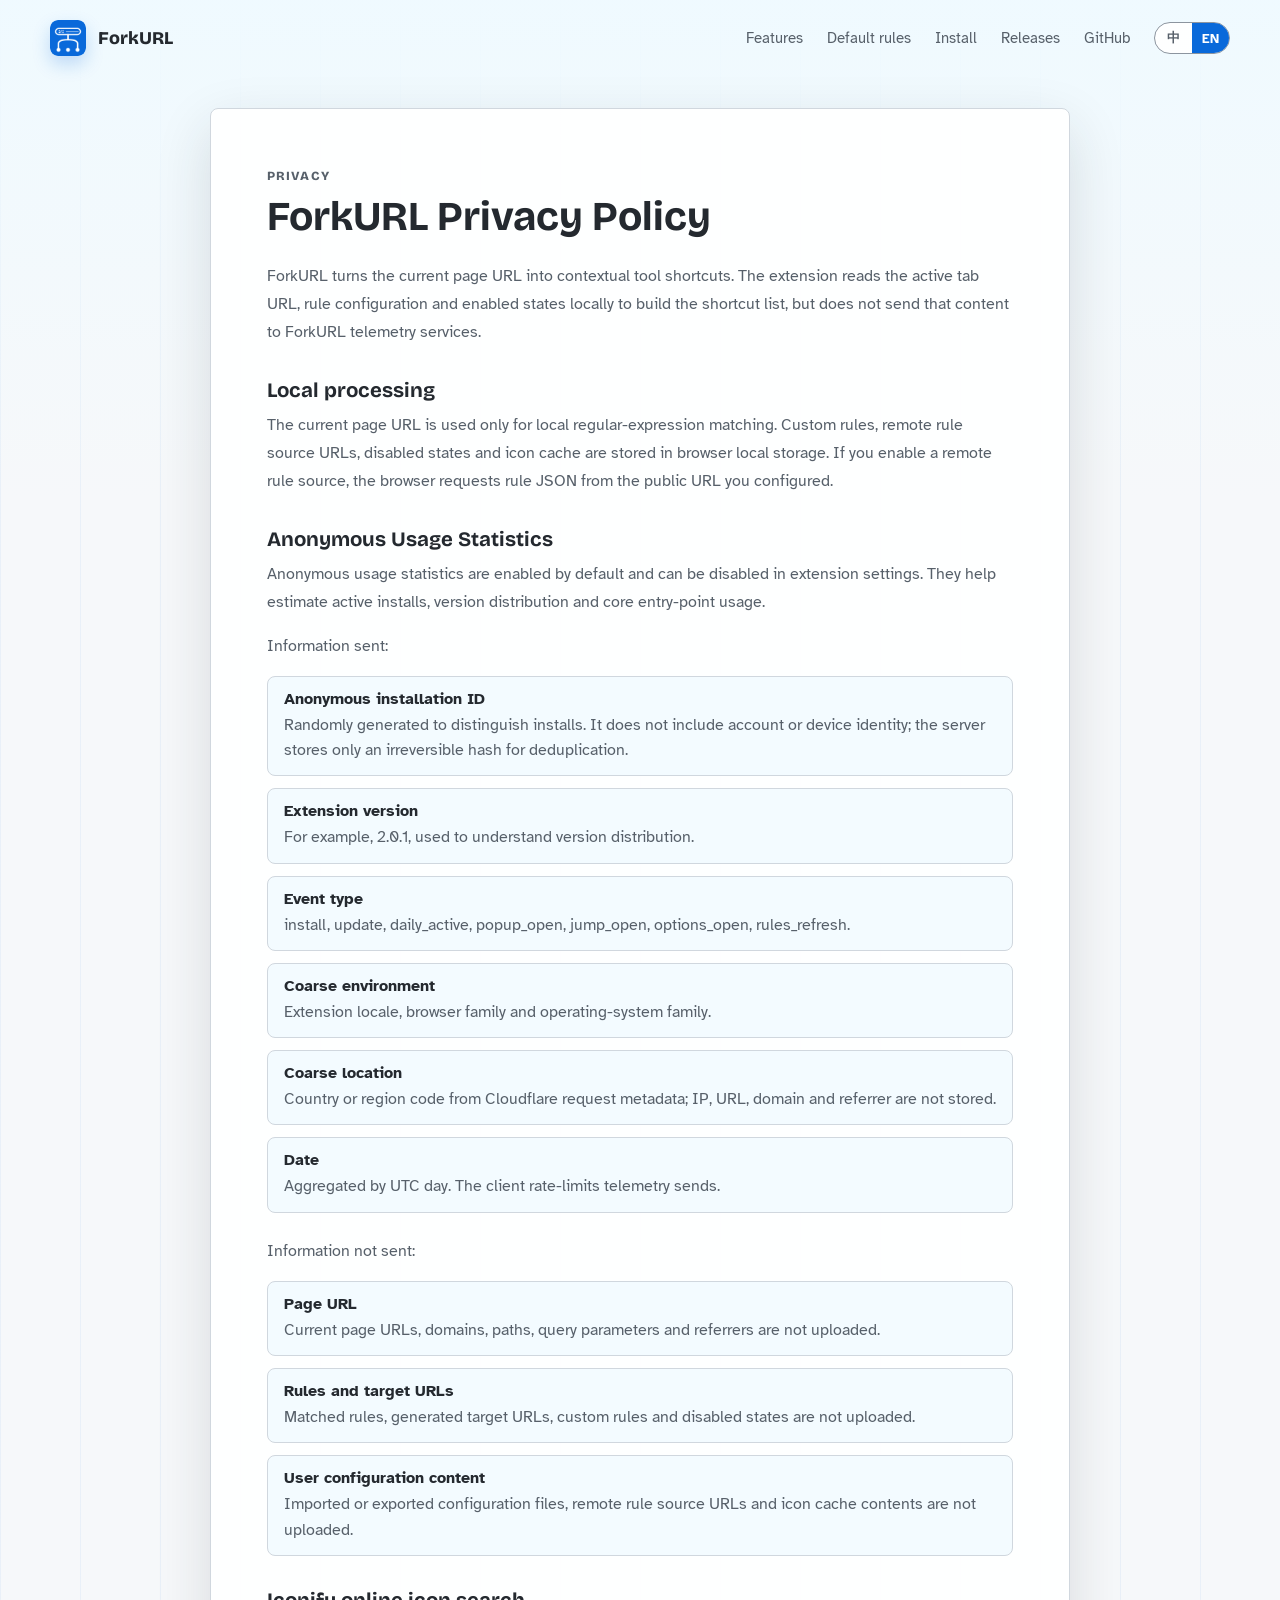
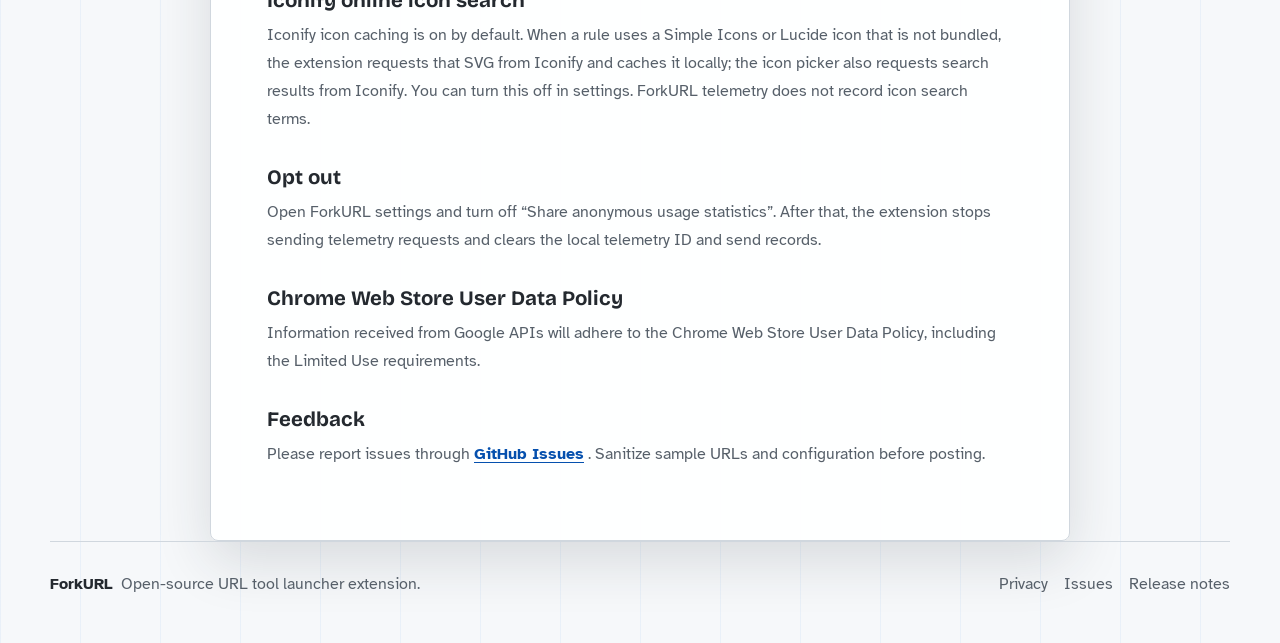
<file: site/privacy.html>
<!doctype html>
<html lang="zh-CN">
	<head>
		<meta charset="utf-8" />
		<meta name="viewport" content="width=device-width, initial-scale=1" />
		<title data-i18n="privacy.title">ForkURL 隐私说明 - 开源 URL 工具跳转扩展</title>
		<meta
			name="description"
			content="ForkURL 隐私说明：扩展如何处理当前页面 URL、自定义规则、Iconify 搜索和匿名使用统计。"
			data-i18n-attr="content:privacy.metaDescription"
		/>
		<link rel="preconnect" href="https://fonts.googleapis.com" />
		<link rel="preconnect" href="https://fonts.gstatic.com" crossorigin />
		<link href="https://fonts.googleapis.com/css2?family=Bricolage+Grotesque:wght@500;600;700;800&family=Atkinson+Hyperlegible:wght@400;700&display=swap" rel="stylesheet" />
		<link rel="icon" href="assets/favicon.png" />
		<link rel="stylesheet" href="styles.css" />
	</head>
	<body>
		<header class="site-header">
			<a class="brand" href="index.html">
				<img class="brand-mark" src="assets/favicon.png" alt="" />
				<span>ForkURL</span>
			</a>
			<div class="header-actions">
				<nav class="site-nav" aria-label="主导航" data-i18n-attr="aria-label:nav.primaryLabel">
					<a href="index.html#features" data-i18n="nav.features">功能</a>
					<a href="index.html#rules" data-i18n="nav.rules">默认规则</a>
					<a href="index.html#install" data-i18n="nav.install">安装</a>
					<a href="https://github.com/etng/ForkURL/releases" data-i18n="nav.releases">版本</a>
					<a href="https://github.com/etng/ForkURL">GitHub</a>
				</nav>
				<div class="language-switch" aria-label="语言" data-i18n-attr="aria-label:language.label">
					<button type="button" data-lang-option="zh" aria-pressed="true">中</button>
					<button type="button" data-lang-option="en" aria-pressed="false">EN</button>
				</div>
			</div>
		</header>

		<main class="privacy-page">
			<article class="privacy-card">
				<p class="eyebrow" data-i18n="privacy.eyebrow">隐私</p>
				<h1 data-i18n="privacy.heading">ForkURL 隐私说明</h1>
				<p data-i18n="privacy.intro">
					ForkURL 用于把当前页面 URL 匹配为相关工具入口。扩展会在浏览器本地读取当前标签页 URL、规则配置和启停状态来生成跳转列表，但不会把这些内容发送到 ForkURL 的遥测服务。
				</p>

				<h2 data-i18n="privacy.local.heading">本地处理</h2>
				<p data-i18n="privacy.local.summary">
					当前页面 URL 只用于本地正则匹配；自定义规则、远程规则地址、禁用状态和图标缓存保存在浏览器本地存储。启用远程规则源时，浏览器会向你配置的公开 URL 请求规则 JSON。
				</p>

				<h2 data-i18n="privacy.telemetry.heading">匿名使用统计</h2>
				<p data-i18n="privacy.telemetry.summary">
					匿名使用统计默认开启，可在扩展设置页关闭。统计用于了解活跃安装量、版本分布和核心入口使用情况。
				</p>
				<p data-i18n="privacy.sent.heading">会发送的信息：</p>
				<ul class="privacy-list">
					<li>
						<strong data-i18n="privacy.sent.installId.title">匿名安装 ID</strong>
						<span data-i18n="privacy.sent.installId.description">随机生成，仅用于区分安装，不包含账号或设备身份；服务端只保存不可逆哈希用于去重统计。</span>
					</li>
					<li>
						<strong data-i18n="privacy.sent.version.title">扩展版本</strong>
						<span data-i18n="privacy.sent.version.description">例如 2.0.1，用于判断版本分布。</span>
					</li>
					<li>
						<strong data-i18n="privacy.sent.event.title">事件类型</strong>
						<span data-i18n="privacy.sent.event.description">install、update、daily_active、popup_open、jump_open、options_open、rules_refresh。</span>
					</li>
					<li>
						<strong data-i18n="privacy.sent.environment.title">粗粒度环境</strong>
						<span data-i18n="privacy.sent.environment.description">扩展语言、浏览器大类、操作系统大类。</span>
					</li>
					<li>
						<strong data-i18n="privacy.sent.country.title">粗粒度来源</strong>
						<span data-i18n="privacy.sent.country.description">Cloudflare 提供的国家/地区码；不保存 IP、URL、域名或 referrer。</span>
					</li>
					<li>
						<strong data-i18n="privacy.sent.date.title">日期</strong>
						<span data-i18n="privacy.sent.date.description">按 UTC 日期聚合，客户端会限频发送。</span>
					</li>
				</ul>

				<p data-i18n="privacy.notSent.heading">不会发送的信息：</p>
				<ul class="privacy-list">
					<li>
						<strong data-i18n="privacy.notSent.page.title">页面 URL</strong>
						<span data-i18n="privacy.notSent.page.description">不会上传当前页面 URL、域名、路径、查询参数或 referrer。</span>
					</li>
					<li>
						<strong data-i18n="privacy.notSent.rules.title">规则与跳转目标</strong>
						<span data-i18n="privacy.notSent.rules.description">不会上传匹配到的规则、生成的目标 URL、自定义规则或禁用状态。</span>
					</li>
					<li>
						<strong data-i18n="privacy.notSent.config.title">用户配置内容</strong>
						<span data-i18n="privacy.notSent.config.description">不会上传导入导出的配置文件、远程规则地址或图标缓存内容。</span>
					</li>
				</ul>

				<h2 data-i18n="privacy.iconify.heading">Iconify 在线图标搜索</h2>
				<p data-i18n="privacy.iconify.summary">
					Iconify 图标缓存默认开启。规则使用未内置的 Simple Icons / Lucide 图标时，扩展会向 Iconify 请求对应 SVG 并缓存在本地；图标选择器也会向 Iconify 请求搜索结果。可在设置页关闭，ForkURL 遥测不会记录图标搜索词。
				</p>

				<h2 data-i18n="privacy.optOut.heading">关闭方式</h2>
				<p data-i18n="privacy.optOut.summary">
					打开 ForkURL 设置页，关闭“发送匿名使用统计”。关闭后扩展不会继续发送遥测请求，并会清理本地遥测 ID 与发送记录。
				</p>

				<h2 data-i18n="privacy.chrome.heading">Chrome Web Store 用户数据政策</h2>
				<p data-i18n="privacy.chrome.summary">
					通过 Google API 获得的信息会遵守 Chrome Web Store 用户数据政策，包括 Limited Use 要求。
				</p>

				<h2 data-i18n="privacy.feedback.heading">反馈</h2>
				<p>
					<span data-i18n="privacy.feedback.prefix">反馈问题请使用</span>
					<a href="https://github.com/etng/ForkURL/issues/new/choose">GitHub Issues</a>
					<span data-i18n="privacy.feedback.suffix">。提交问题时请先脱敏示例 URL 和配置。</span>
				</p>
			</article>
		</main>

		<footer class="site-footer">
			<div>
				<strong>ForkURL</strong>
				<span data-i18n="footer.tagline">开源 URL 工具跳转扩展。</span>
			</div>
			<nav aria-label="页脚" data-i18n-attr="aria-label:footer.label">
				<a href="privacy.html" data-i18n="footer.privacy">隐私</a>
				<a href="https://github.com/etng/ForkURL/issues/new/choose" data-i18n="footer.issues">问题反馈</a>
				<a href="https://github.com/etng/ForkURL/releases" data-i18n="footer.releases">版本记录</a>
			</nav>
		</footer>
		<script src="i18n.js"></script>
	</body>
</html>
</file>
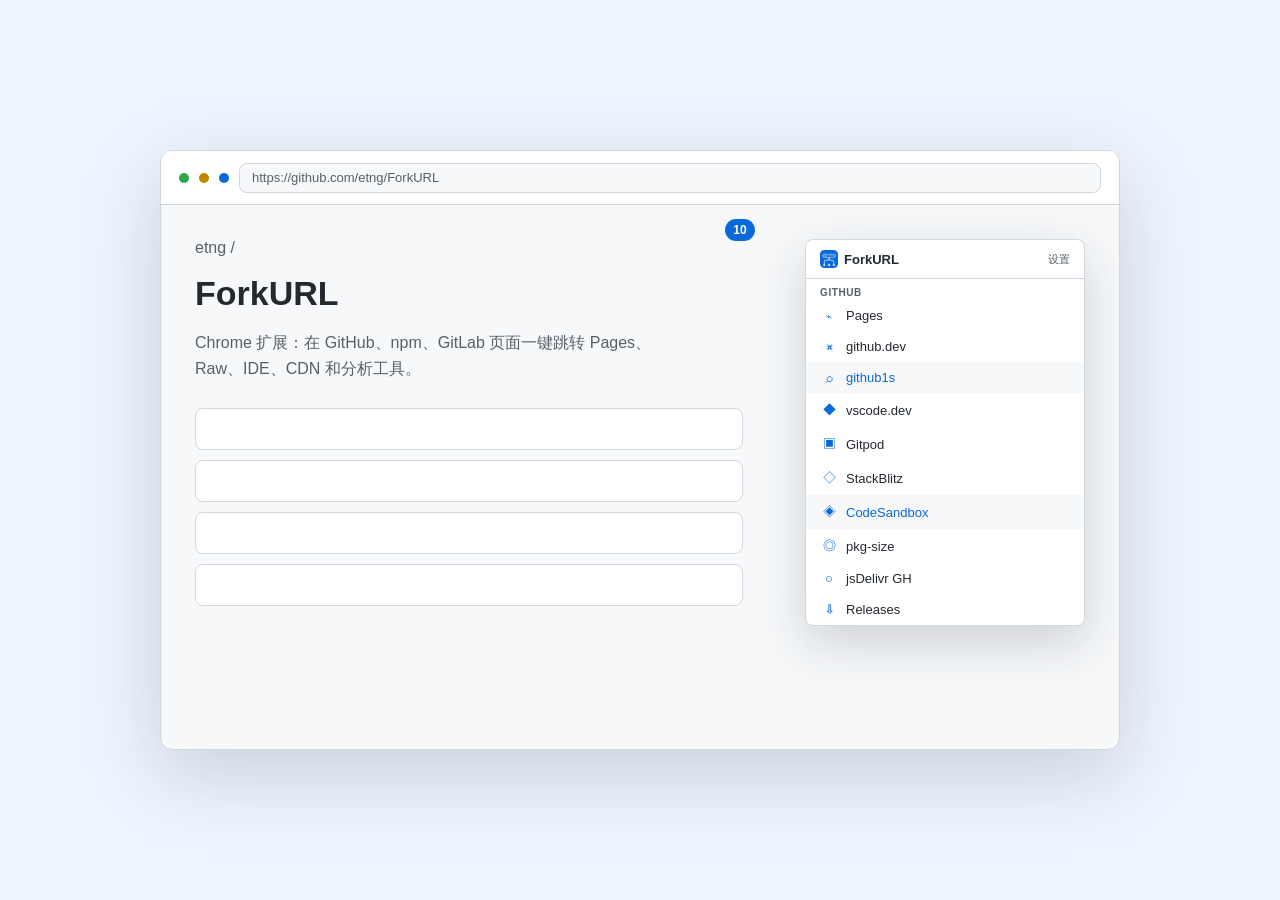
<file: scripts/fixtures/forkurl-site-shot.html>
<!doctype html>
<html lang="zh-CN">
	<head>
		<meta charset="utf-8" />
		<meta name="viewport" content="width=device-width, initial-scale=1" />
		<title>ForkURL site asset fixture</title>
		<style>
			:root {
				color-scheme: light;
				--ink: #24292f;
				--muted: #57606a;
				--paper: #f6f8fa;
				--surface: #ffffff;
				--line: #d0d7de;
				--route: #0969da;
				--route-deep: #0550ae;
				--signal: #2da44e;
				--sky: #54aeff;
				--violet: #8250df;
				font-family: -apple-system, BlinkMacSystemFont, "Segoe UI", "PingFang SC", "Microsoft YaHei", sans-serif;
			}

			* {
				box-sizing: border-box;
			}

			body {
				margin: 0;
				min-height: 100vh;
				display: grid;
				place-items: center;
				background: #eef5ff;
			}

			.shot {
				width: 960px;
				height: 600px;
				border: 1px solid var(--line);
				border-radius: 12px;
				overflow: hidden;
				background:
					linear-gradient(90deg, rgba(9, 105, 218, 0.05) 0 1px, transparent 1px 80px),
					var(--paper);
				box-shadow: 0 24px 80px rgba(36, 41, 47, 0.18);
				position: relative;
			}

			.browser-bar {
				height: 54px;
				display: flex;
				align-items: center;
				gap: 10px;
				padding: 0 18px;
				border-bottom: 1px solid var(--line);
				background: var(--surface);
			}

			.dot {
				width: 10px;
				height: 10px;
				border-radius: 50%;
				background: var(--signal);
			}

			.dot:nth-child(2) {
				background: #bf8700;
			}

			.dot:nth-child(3) {
				background: var(--route);
			}

			.address {
				flex: 1;
				min-height: 30px;
				display: flex;
				align-items: center;
				padding: 0 12px;
				border: 1px solid var(--line);
				border-radius: 8px;
				background: #f6f8fa;
				color: var(--muted);
				font-size: 13px;
			}

			.page {
				height: calc(100% - 54px);
				display: grid;
				grid-template-columns: 1fr 318px;
				gap: 24px;
				padding: 34px;
			}

			.repo {
				display: grid;
				align-content: start;
				gap: 18px;
				color: var(--ink);
			}

			.path {
				color: var(--muted);
				font-size: 16px;
			}

			.title {
				font-size: 34px;
				font-weight: 760;
				line-height: 1.1;
			}

			.description {
				max-width: 500px;
				color: var(--muted);
				font-size: 16px;
				line-height: 1.6;
			}

			.rows {
				display: grid;
				gap: 10px;
				margin-top: 8px;
			}

			.row {
				height: 42px;
				border: 1px solid var(--line);
				border-radius: 8px;
				background: var(--surface);
			}

			.popup {
				width: 280px;
				justify-self: end;
				align-self: start;
				border: 1px solid var(--line);
				border-radius: 8px;
				background: white;
				box-shadow: 0 18px 50px rgba(36, 41, 47, 0.18);
				overflow: hidden;
			}

			.popup-header {
				display: flex;
				align-items: center;
				justify-content: space-between;
				padding: 10px 14px;
				border-bottom: 1px solid #d0d7de;
				color: #24292f;
				font-size: 13px;
				font-weight: 600;
			}

			.popup-brand {
				display: flex;
				align-items: center;
				gap: 6px;
			}

			.popup-mark {
				width: 18px;
				height: 18px;
				border-radius: 4px;
			}

			.settings {
				color: #57606a;
				font-size: 11px;
				font-weight: 400;
			}

			.group-label {
				padding: 8px 14px 2px;
				color: #57606a;
				font-size: 10px;
				font-weight: 700;
				letter-spacing: 0.06em;
				text-transform: uppercase;
			}

			.shortcut {
				display: flex;
				align-items: center;
				gap: 8px;
				padding: 8px 14px;
				color: #24292f;
				font-size: 13px;
			}

			.shortcut:nth-of-type(4n + 1) {
				background: #f6f8fa;
				color: #0969da;
			}

			.shortcut-icon {
				width: 18px;
				display: inline-flex;
				justify-content: center;
				color: var(--route);
			}

			.badge {
				position: absolute;
				right: 364px;
				top: 68px;
				display: inline-grid;
				place-items: center;
				min-width: 30px;
				height: 22px;
				border-radius: 999px;
				background: var(--route);
				color: white;
				font-size: 12px;
				font-weight: 760;
			}
		</style>
	</head>
	<body>
		<div class="shot">
			<div class="browser-bar">
				<span class="dot"></span>
				<span class="dot"></span>
				<span class="dot"></span>
				<div class="address">https://github.com/etng/ForkURL</div>
			</div>
			<div class="badge">10</div>
			<div class="page">
				<div class="repo">
					<div class="path">etng /</div>
					<div class="title">ForkURL</div>
					<div class="description">Chrome 扩展：在 GitHub、npm、GitLab 页面一键跳转 Pages、Raw、IDE、CDN 和分析工具。</div>
					<div class="rows">
						<div class="row"></div>
						<div class="row"></div>
						<div class="row"></div>
						<div class="row"></div>
					</div>
				</div>
				<div class="popup">
					<div class="popup-header">
						<span class="popup-brand"><img class="popup-mark" src="../../site/assets/favicon.png" alt="">ForkURL</span>
						<span class="settings">设置</span>
					</div>
					<div class="group-label">GitHub</div>
					<div class="shortcut"><span class="shortcut-icon">⌁</span><span>Pages</span></div>
					<div class="shortcut"><span class="shortcut-icon">⌘</span><span>github.dev</span></div>
					<div class="shortcut"><span class="shortcut-icon">⌕</span><span>github1s</span></div>
					<div class="shortcut"><span class="shortcut-icon">◆</span><span>vscode.dev</span></div>
					<div class="shortcut"><span class="shortcut-icon">▣</span><span>Gitpod</span></div>
					<div class="shortcut"><span class="shortcut-icon">◇</span><span>StackBlitz</span></div>
					<div class="shortcut"><span class="shortcut-icon">◈</span><span>CodeSandbox</span></div>
					<div class="shortcut"><span class="shortcut-icon">◎</span><span>pkg-size</span></div>
					<div class="shortcut"><span class="shortcut-icon">○</span><span>jsDelivr GH</span></div>
					<div class="shortcut"><span class="shortcut-icon">⇩</span><span>Releases</span></div>
				</div>
			</div>
		</div>
	</body>
</html>
</file>
<file: site/styles.css>
:root {
	color-scheme: light;
	--ink: #24292f;
	--muted: #57606a;
	--quiet: #6e7781;
	--paper: #f6f8fa;
	--surface: #ffffff;
	--wash: #ddf4ff;
	--line: #d0d7de;
	--line-strong: #8c959f;
	--route: #0969da;
	--route-deep: #0550ae;
	--signal: #2da44e;
	--signal-deep: #1a7f37;
	--sky: #54aeff;
	--violet: #8250df;
	--shadow: 0 20px 56px rgba(36, 41, 47, 0.14);
	--space-xs: 4px;
	--space-sm: 8px;
	--space-md: 12px;
	--space-lg: 16px;
	--space-xl: 24px;
	--space-2xl: 32px;
	--space-3xl: 48px;
	--space-4xl: 64px;
	--radius: 8px;
	font-family: "Atkinson Hyperlegible", "PingFang SC", "Microsoft YaHei", sans-serif;
	color: var(--ink);
	background: var(--paper);
}

* {
	box-sizing: border-box;
}

html {
	scroll-behavior: smooth;
}

body {
	margin: 0;
	min-height: 100vh;
	background:
		linear-gradient(180deg, color-mix(in srgb, var(--wash) 46%, var(--surface)) 0, transparent 500px),
		linear-gradient(90deg, rgba(9, 105, 218, 0.05) 0 1px, transparent 1px 80px),
		var(--paper);
	background-size: auto, 80px 80px, auto;
}

a {
	color: inherit;
	text-decoration: none;
}

img {
	max-width: 100%;
}

.site-header,
.hero,
main > section,
.site-footer {
	width: min(1180px, calc(100vw - 32px));
	margin-inline: auto;
}

.site-header {
	display: flex;
	align-items: center;
	justify-content: space-between;
	gap: var(--space-xl);
	padding: 20px 0;
}

.brand,
.site-nav,
.hero-actions,
.release-note,
.header-actions,
.site-footer nav {
	display: flex;
	align-items: center;
}

.brand {
	gap: var(--space-md);
	font-family: "Bricolage Grotesque", "PingFang SC", sans-serif;
	font-size: 1.12rem;
	font-weight: 800;
	letter-spacing: 0;
}

.brand-mark {
	width: 36px;
	height: 36px;
	border-radius: var(--radius);
	box-shadow: 0 8px 18px rgba(9, 105, 218, 0.22);
}

.site-nav {
	flex-wrap: wrap;
	justify-content: flex-end;
	gap: var(--space-xl);
	color: var(--muted);
	font-size: 0.95rem;
}

.site-nav a,
.site-footer a {
	border-bottom: 1px solid transparent;
}

.site-nav a:hover,
.site-footer a:hover {
	border-bottom-color: currentColor;
	color: var(--route-deep);
}

.header-actions {
	flex-wrap: wrap;
	justify-content: flex-end;
	gap: var(--space-xl);
}

.language-switch {
	display: inline-grid;
	grid-template-columns: repeat(2, minmax(34px, 1fr));
	border: 1px solid var(--line-strong);
	border-radius: 999px;
	background: color-mix(in srgb, var(--surface) 92%, transparent);
	overflow: hidden;
}

.language-switch button {
	min-height: 30px;
	border: 0;
	padding: 0 10px;
	background: transparent;
	color: var(--muted);
	font: inherit;
	font-size: 0.84rem;
	font-weight: 700;
	cursor: pointer;
}

.language-switch button[aria-pressed="true"] {
	background: var(--route);
	color: var(--surface);
}

.hero {
	display: grid;
	grid-template-columns: minmax(320px, 0.92fr) minmax(420px, 1.08fr);
	align-items: center;
	gap: clamp(32px, 5vw, 72px);
	min-height: min(620px, calc(100svh - 96px));
	padding: var(--space-3xl) 0 var(--space-4xl);
}

.hero-copy {
	display: grid;
	gap: var(--space-xl);
}

.eyebrow {
	margin: 0;
	color: var(--route);
	font-family: "Bricolage Grotesque", "PingFang SC", sans-serif;
	font-size: 0.78rem;
	font-weight: 800;
	letter-spacing: 0.09em;
	text-transform: uppercase;
}

h1,
h2,
h3,
p {
	margin-top: 0;
}

h1,
h2,
h3 {
	font-family: "Bricolage Grotesque", "PingFang SC", sans-serif;
	letter-spacing: 0;
}

h1 {
	max-width: 680px;
	margin-bottom: 0;
	font-size: clamp(2.1rem, 3.2vw, 3rem);
	line-height: 1.05;
}

.hero-summary {
	max-width: 650px;
	margin-bottom: 0;
	color: var(--muted);
	font-size: clamp(1.02rem, 1.35vw, 1.14rem);
	line-height: 1.74;
}

.hero-actions {
	flex-wrap: wrap;
	gap: var(--space-md);
}

.primary-link,
.secondary-link {
	display: inline-flex;
	align-items: center;
	justify-content: center;
	min-height: 44px;
	border-radius: var(--radius);
	padding: 0 var(--space-xl);
	font-weight: 700;
}

.primary-link {
	background: var(--route);
	color: var(--surface);
	box-shadow: 0 12px 26px rgba(9, 105, 218, 0.2);
}

.primary-link:hover {
	background: var(--route-deep);
}

.secondary-link {
	border: 1px solid var(--line-strong);
	color: var(--ink);
	background: color-mix(in srgb, var(--surface) 88%, transparent);
}

.secondary-link:hover {
	border-color: var(--route);
	color: var(--route-deep);
}

.release-note {
	flex-wrap: wrap;
	gap: var(--space-sm);
	color: var(--quiet);
	font-size: 0.88rem;
}

.release-note span {
	display: inline-flex;
	align-items: center;
	min-height: 28px;
	border: 1px solid var(--line);
	border-radius: 999px;
	padding: 0 var(--space-md);
	background: color-mix(in srgb, var(--surface) 88%, transparent);
}

.product-shot {
	margin: 0;
	border: 1px solid var(--line);
	border-radius: var(--radius);
	background: var(--surface);
	box-shadow: var(--shadow);
	overflow: hidden;
}

.product-shot img {
	display: block;
	width: 100%;
	aspect-ratio: 16 / 10;
	object-fit: cover;
	object-position: center;
	background: var(--surface);
}

.product-shot figcaption {
	margin: 0;
	padding: var(--space-md) var(--space-lg);
	border-top: 1px solid var(--line);
	color: var(--muted);
	font-size: 0.9rem;
}

main > section {
	padding: var(--space-4xl) 0;
}

.section-heading {
	display: grid;
	grid-template-columns: minmax(260px, 0.8fr) minmax(320px, 1fr);
	gap: var(--space-2xl);
	align-items: end;
	margin-bottom: var(--space-2xl);
}

.section-heading.compact {
	grid-template-columns: 1fr;
}

.section-heading h2,
.workflow-copy h2 {
	max-width: 720px;
	margin: var(--space-sm) 0 0;
	font-size: clamp(1.7rem, 2.6vw, 2.35rem);
	line-height: 1.12;
}

.section-summary,
.workflow-copy p:not(.eyebrow) {
	margin-bottom: 0;
	color: var(--muted);
	line-height: 1.72;
}

.install-grid {
	display: grid;
	grid-template-columns: repeat(auto-fit, minmax(190px, 1fr));
	gap: var(--space-md);
}

.install-card {
	display: grid;
	gap: var(--space-sm);
	align-content: start;
	min-height: 178px;
	border: 1px solid var(--line);
	border-radius: var(--radius);
	padding: var(--space-lg);
	background: color-mix(in srgb, var(--surface) 92%, transparent);
	transition: transform 140ms ease, border-color 140ms ease;
}

.install-card:hover {
	transform: translateY(-2px);
	border-color: var(--route);
}

.install-card strong {
	font-family: "Bricolage Grotesque", "PingFang SC", sans-serif;
	font-size: 1.05rem;
}

.install-card span:not(.store-icon) {
	color: var(--muted);
	font-size: 0.92rem;
	line-height: 1.45;
}

.install-card em {
	align-self: end;
	width: fit-content;
	margin-top: auto;
	border-radius: 999px;
	padding: 3px 9px;
	background: color-mix(in srgb, var(--wash) 62%, var(--surface));
	color: var(--route-deep);
	font-size: 0.75rem;
	font-style: normal;
	font-weight: 700;
}

.install-card.planned {
	color: color-mix(in srgb, var(--ink) 74%, transparent);
}

.install-card.planned em {
	background: color-mix(in srgb, var(--line) 38%, var(--surface));
	color: var(--muted);
}

.store-icon {
	display: inline-grid;
	place-items: center;
	width: 40px;
	height: 40px;
	border-radius: var(--radius);
	background: var(--route);
	color: var(--surface);
	font-family: "Bricolage Grotesque", sans-serif;
	font-size: 0.82rem;
	font-weight: 800;
}

.store-icon.chrome {
	background: var(--signal);
}

.store-icon.edge {
	background: var(--sky);
}

.store-icon.firefox {
	background: var(--violet);
}

.store-icon.source {
	background: var(--ink);
}

.feature-grid {
	display: grid;
	grid-template-columns: repeat(auto-fit, minmax(240px, 1fr));
	gap: var(--space-md);
}

.feature-card {
	display: grid;
	gap: var(--space-md);
	align-content: start;
	border: 1px solid var(--line);
	border-radius: var(--radius);
	padding: var(--space-xl);
	background: color-mix(in srgb, var(--surface) 92%, transparent);
}

.feature-card > span {
	width: fit-content;
	border: 1px solid var(--line);
	border-radius: 999px;
	padding: 4px 9px;
	color: var(--route-deep);
	font-family: "Bricolage Grotesque", sans-serif;
	font-size: 0.76rem;
	font-weight: 800;
}

.feature-card h3 {
	margin: 0;
	font-size: 1.18rem;
}

.feature-card p {
	margin: 0;
	color: var(--muted);
	line-height: 1.65;
}

.workflow-section {
	display: grid;
	gap: var(--space-2xl);
}

.workflow-copy {
	display: grid;
	grid-template-columns: minmax(260px, 0.72fr) minmax(420px, 1fr);
	gap: var(--space-2xl);
	align-items: end;
}

.workflow-list {
	display: grid;
	grid-template-columns: repeat(3, minmax(0, 1fr));
	gap: var(--space-md);
	margin: 0;
	padding: 0;
	list-style: none;
	counter-reset: workflow;
}

.workflow-list li {
	counter-increment: workflow;
	display: grid;
	grid-template-columns: 36px 1fr;
	gap: var(--space-md);
	align-items: start;
	min-height: 132px;
	border: 1px solid var(--line);
	border-radius: var(--radius);
	padding: var(--space-lg);
	background: color-mix(in srgb, var(--surface) 92%, transparent);
}

.workflow-list li::before {
	content: counter(workflow);
	display: inline-grid;
	place-items: center;
	width: 30px;
	height: 30px;
	border: 1px solid color-mix(in srgb, var(--route) 26%, var(--line));
	border-radius: 999px;
	background: color-mix(in srgb, var(--wash) 58%, var(--surface));
	color: var(--route-deep);
	font-family: "Bricolage Grotesque", sans-serif;
	font-size: 0.82rem;
	font-weight: 800;
}

.workflow-list strong,
.workflow-list span {
	grid-column: 2;
}

.workflow-list strong {
	font-family: "Bricolage Grotesque", "PingFang SC", sans-serif;
	font-size: 1.05rem;
}

.workflow-list span {
	color: var(--muted);
	line-height: 1.56;
}

.rules-page {
	padding-top: var(--space-2xl);
}

.rules-intro {
	display: grid;
	gap: var(--space-lg);
	max-width: 860px;
	padding: var(--space-3xl) 0 var(--space-2xl);
}

.rules-intro h1 {
	margin: 0;
}

.rules-intro p:not(.eyebrow),
.rules-custom-copy p:not(.eyebrow) {
	max-width: 760px;
	margin: 0;
	color: var(--muted);
	line-height: 1.74;
}

.rules-count {
	display: inline-flex;
	width: fit-content;
	max-width: 100%;
	border: 1px solid var(--line);
	border-radius: 999px;
	padding: 7px 12px;
	background: color-mix(in srgb, var(--surface) 92%, transparent);
	color: var(--route-deep);
	font-size: 0.92rem;
	font-weight: 700;
}

.rules-table-section {
	padding-top: var(--space-2xl);
}

[data-rules-lang="en"] {
	display: none;
}

html[data-language="en"] [data-rules-lang="zh"] {
	display: none;
}

html[data-language="en"] [data-rules-lang="en"] {
	display: block;
}

html[data-language="en"] .rules-count[data-rules-lang="en"] {
	display: inline-flex;
}

.rules-table-wrap {
	overflow-x: auto;
	border: 1px solid var(--line);
	border-radius: var(--radius);
	background: color-mix(in srgb, var(--surface) 94%, transparent);
	box-shadow: 0 14px 40px rgba(36, 41, 47, 0.08);
}

.rules-table {
	width: 100%;
	min-width: 820px;
	border-collapse: collapse;
	font-size: 0.94rem;
}

.rules-table th,
.rules-table td {
	border-bottom: 1px solid var(--line);
	padding: 13px 14px;
	text-align: left;
	vertical-align: top;
}

.rules-table th {
	position: sticky;
	top: 0;
	background: color-mix(in srgb, var(--wash) 58%, var(--surface));
	color: var(--route-deep);
	font-family: "Bricolage Grotesque", "PingFang SC", sans-serif;
	font-size: 0.82rem;
	letter-spacing: 0.03em;
	text-transform: uppercase;
}

.rules-table td {
	color: var(--muted);
	line-height: 1.55;
}

.rules-table td:first-child,
.rules-table td:nth-child(2) {
	color: var(--ink);
	font-weight: 700;
}

.rules-table th:last-child,
.rules-table td:last-child {
	width: 76px;
	text-align: right;
	white-space: nowrap;
}

.rules-table tr:last-child td {
	border-bottom: 0;
}

.rules-custom-section {
	display: grid;
	grid-template-columns: minmax(280px, 0.86fr) minmax(320px, 1fr);
	gap: var(--space-3xl);
	align-items: start;
	padding-bottom: var(--space-4xl);
}

.rules-custom-list {
	display: grid;
	gap: var(--space-md);
	margin: 0;
	padding: 0;
	list-style: none;
}

.rules-custom-list li {
	display: grid;
	gap: var(--space-xs);
	border: 1px solid var(--line);
	border-radius: var(--radius);
	padding: var(--space-lg);
	background: color-mix(in srgb, var(--surface) 92%, transparent);
}

.rules-custom-list strong {
	font-family: "Bricolage Grotesque", "PingFang SC", sans-serif;
	font-size: 1.04rem;
}

.rules-custom-list span {
	color: var(--muted);
	line-height: 1.6;
}

.site-footer {
	display: flex;
	align-items: center;
	justify-content: space-between;
	gap: var(--space-xl);
	padding: var(--space-2xl) 0 var(--space-3xl);
	border-top: 1px solid var(--line);
	color: var(--muted);
}

.site-footer div {
	display: flex;
	flex-wrap: wrap;
	gap: var(--space-sm);
	align-items: center;
}

.site-footer strong {
	color: var(--ink);
}

.site-footer nav {
	flex-wrap: wrap;
	justify-content: flex-end;
	gap: var(--space-lg);
}

.privacy-page {
	padding-top: var(--space-2xl);
}

.privacy-card {
	width: min(860px, 100%);
	margin: 0 auto;
	border: 1px solid var(--line);
	border-radius: var(--radius);
	padding: clamp(24px, 5vw, 56px);
	background: color-mix(in srgb, var(--surface) 94%, transparent);
	box-shadow: var(--shadow);
}

.privacy-card h1 {
	margin: var(--space-sm) 0 var(--space-xl);
}

.privacy-card h2 {
	margin: var(--space-2xl) 0 var(--space-sm);
	font-size: 1.28rem;
}

.privacy-card p {
	color: var(--muted);
	line-height: 1.75;
}

.privacy-card a {
	color: var(--route-deep);
	font-weight: 700;
	text-decoration: underline;
	text-underline-offset: 3px;
}

.privacy-list {
	display: grid;
	gap: var(--space-md);
	margin: var(--space-md) 0 var(--space-xl);
	padding: 0;
	list-style: none;
}

.privacy-list li {
	display: grid;
	gap: var(--space-xs);
	border: 1px solid var(--line);
	border-radius: var(--radius);
	padding: var(--space-md) var(--space-lg);
	background: color-mix(in srgb, var(--wash) 34%, var(--surface));
}

.privacy-list strong {
	color: var(--ink);
}

.privacy-list span {
	color: var(--muted);
	line-height: 1.58;
}

@media (max-width: 880px) {
	.site-header,
	.header-actions {
		align-items: flex-start;
		flex-direction: column;
	}

	.site-nav {
		justify-content: flex-start;
		gap: var(--space-md) var(--space-lg);
	}

	.hero,
	.section-heading,
	.workflow-copy,
	.workflow-list,
	.workflow-section,
	.rules-custom-section {
		grid-template-columns: 1fr;
	}

	.hero {
		min-height: 0;
		padding-top: var(--space-2xl);
	}

	.product-shot img {
		aspect-ratio: 4 / 3;
	}

	.site-footer {
		align-items: flex-start;
		flex-direction: column;
	}

	.site-footer nav {
		justify-content: flex-start;
	}
}

@media (max-width: 520px) {
	.site-header,
	.hero,
	main > section,
	.site-footer {
		width: min(100vw - 24px, 1180px);
	}

	.hero-actions,
	.primary-link,
	.secondary-link {
		width: 100%;
	}

	.release-note span {
		width: 100%;
		justify-content: center;
	}

	.install-card,
	.feature-card,
	.workflow-list li,
	.rules-custom-list li {
		padding: var(--space-lg);
	}

	.rules-count {
		width: 100%;
		border-radius: var(--radius);
	}

	.rules-table-wrap {
		overflow-x: visible;
	}

	.rules-table {
		display: block;
		min-width: 0;
		font-size: 0.95rem;
	}

	.rules-table thead {
		display: none;
	}

	.rules-table tbody {
		display: grid;
		gap: var(--space-sm);
		padding: var(--space-sm);
	}

	.rules-table tr {
		display: grid;
		gap: var(--space-sm);
		border: 1px solid var(--line);
		border-radius: var(--radius);
		padding: var(--space-md);
		background: color-mix(in srgb, var(--surface) 92%, transparent);
	}

	.rules-table td {
		display: grid;
		grid-template-columns: minmax(88px, 0.38fr) minmax(0, 1fr);
		gap: var(--space-sm);
		border: 0;
		padding: 0;
	}

	.rules-table td::before {
		content: attr(data-label);
		color: var(--quiet);
		font-size: 0.76rem;
		font-weight: 700;
		text-transform: uppercase;
	}

	.rules-table td:first-child,
	.rules-table td:nth-child(2),
	.rules-table td:last-child {
		width: auto;
		text-align: left;
		white-space: normal;
	}
}
</file>
